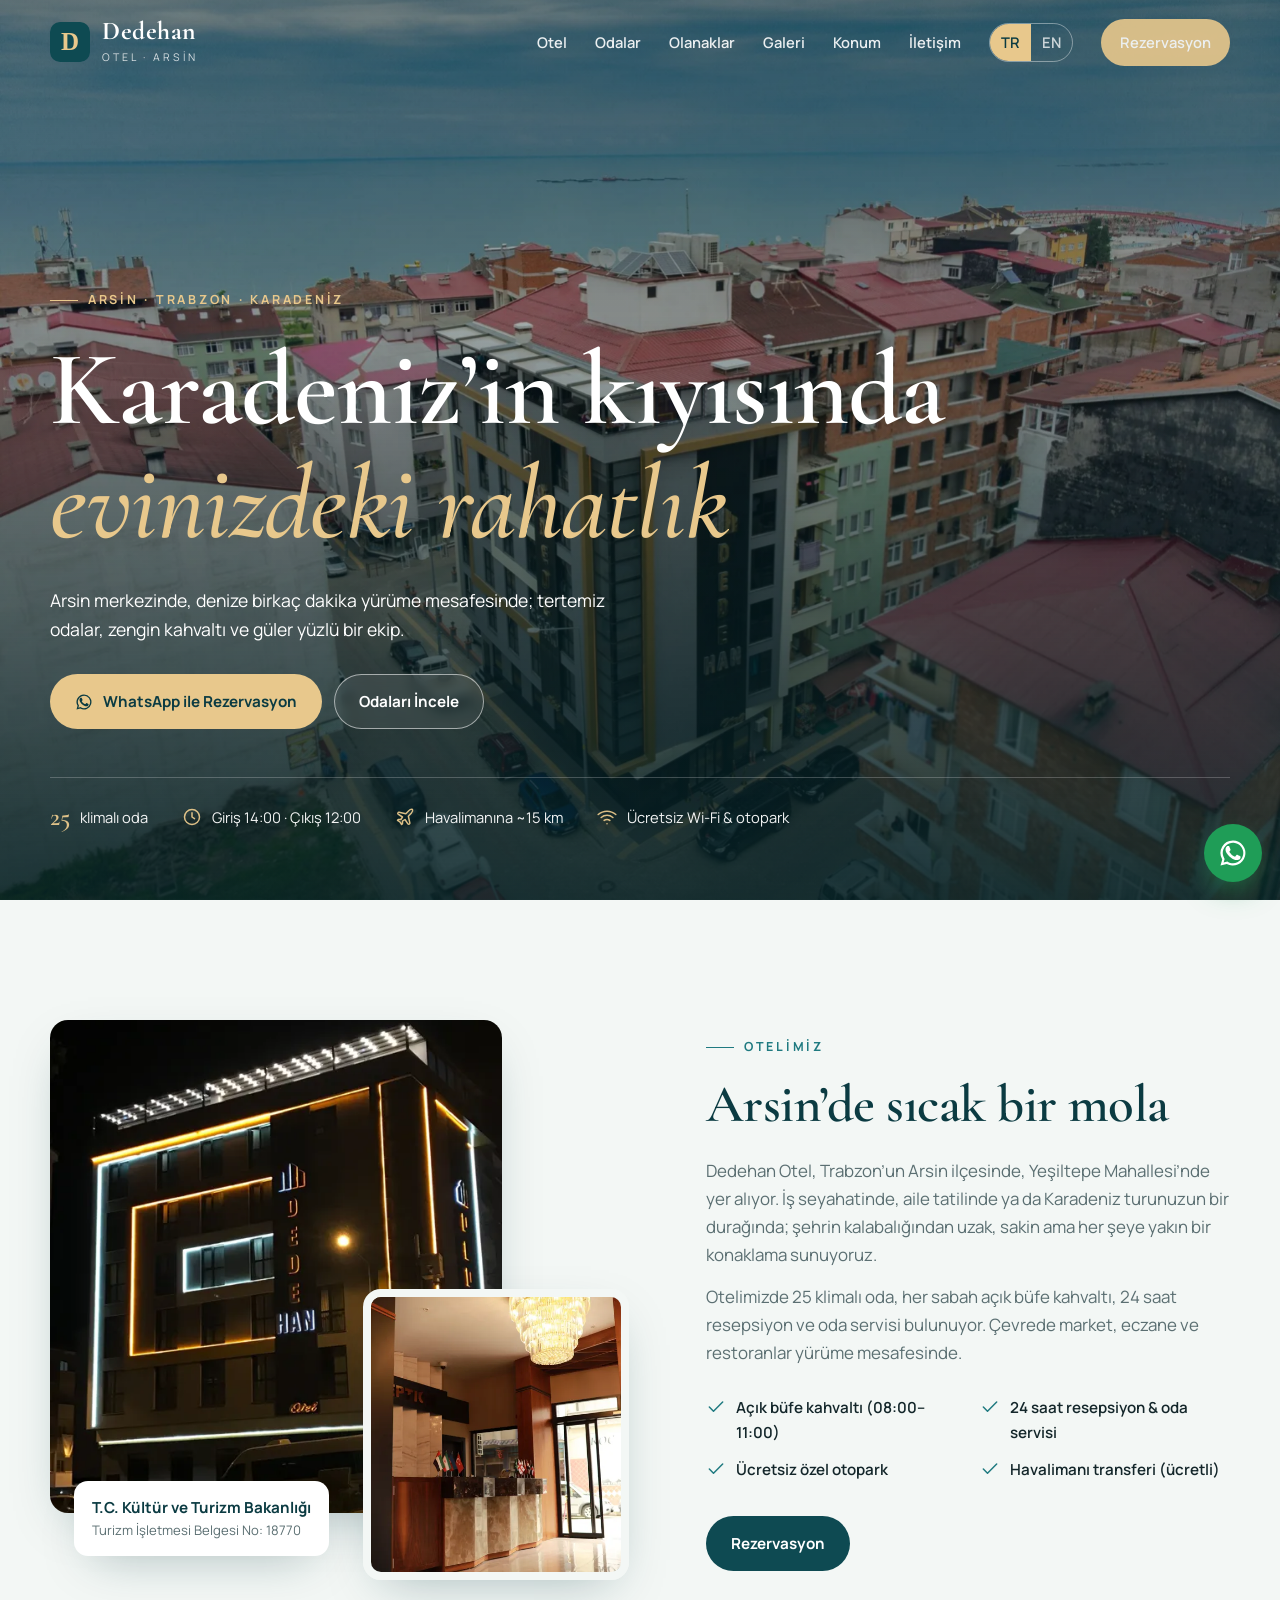
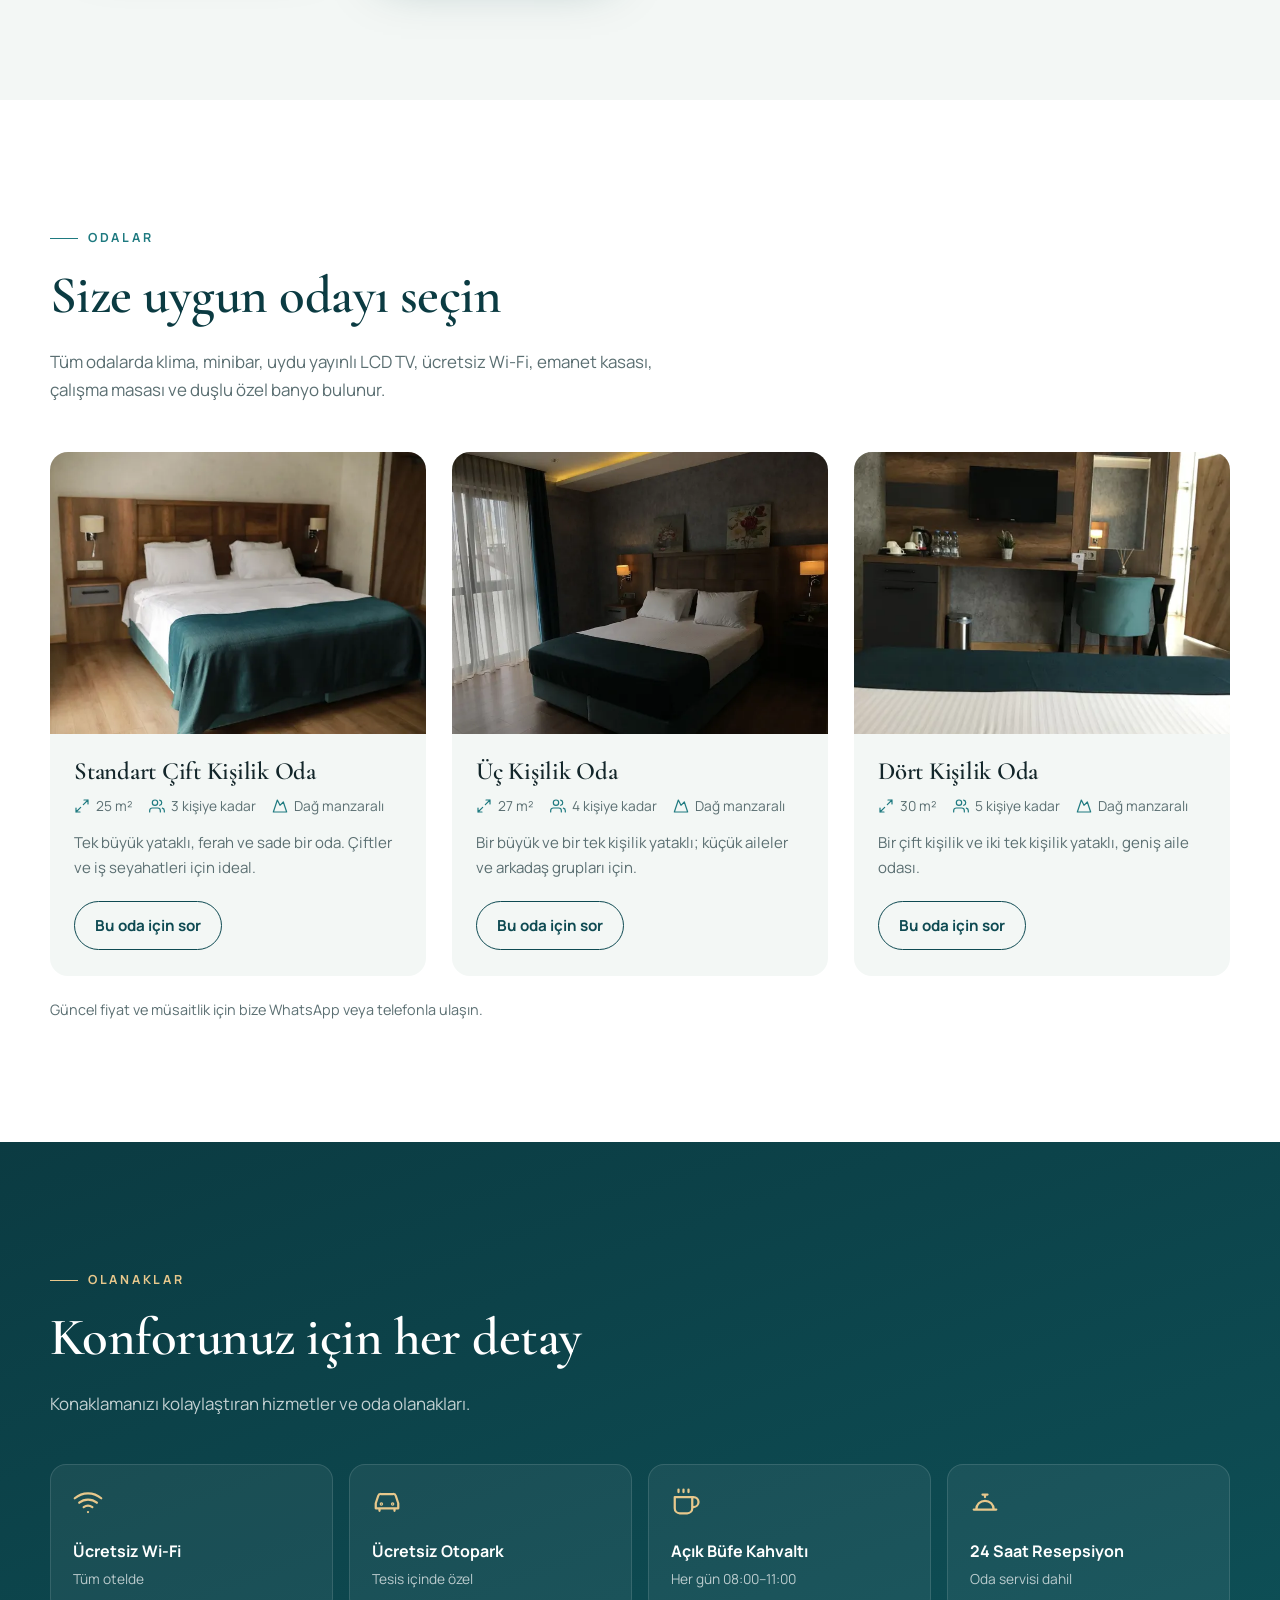
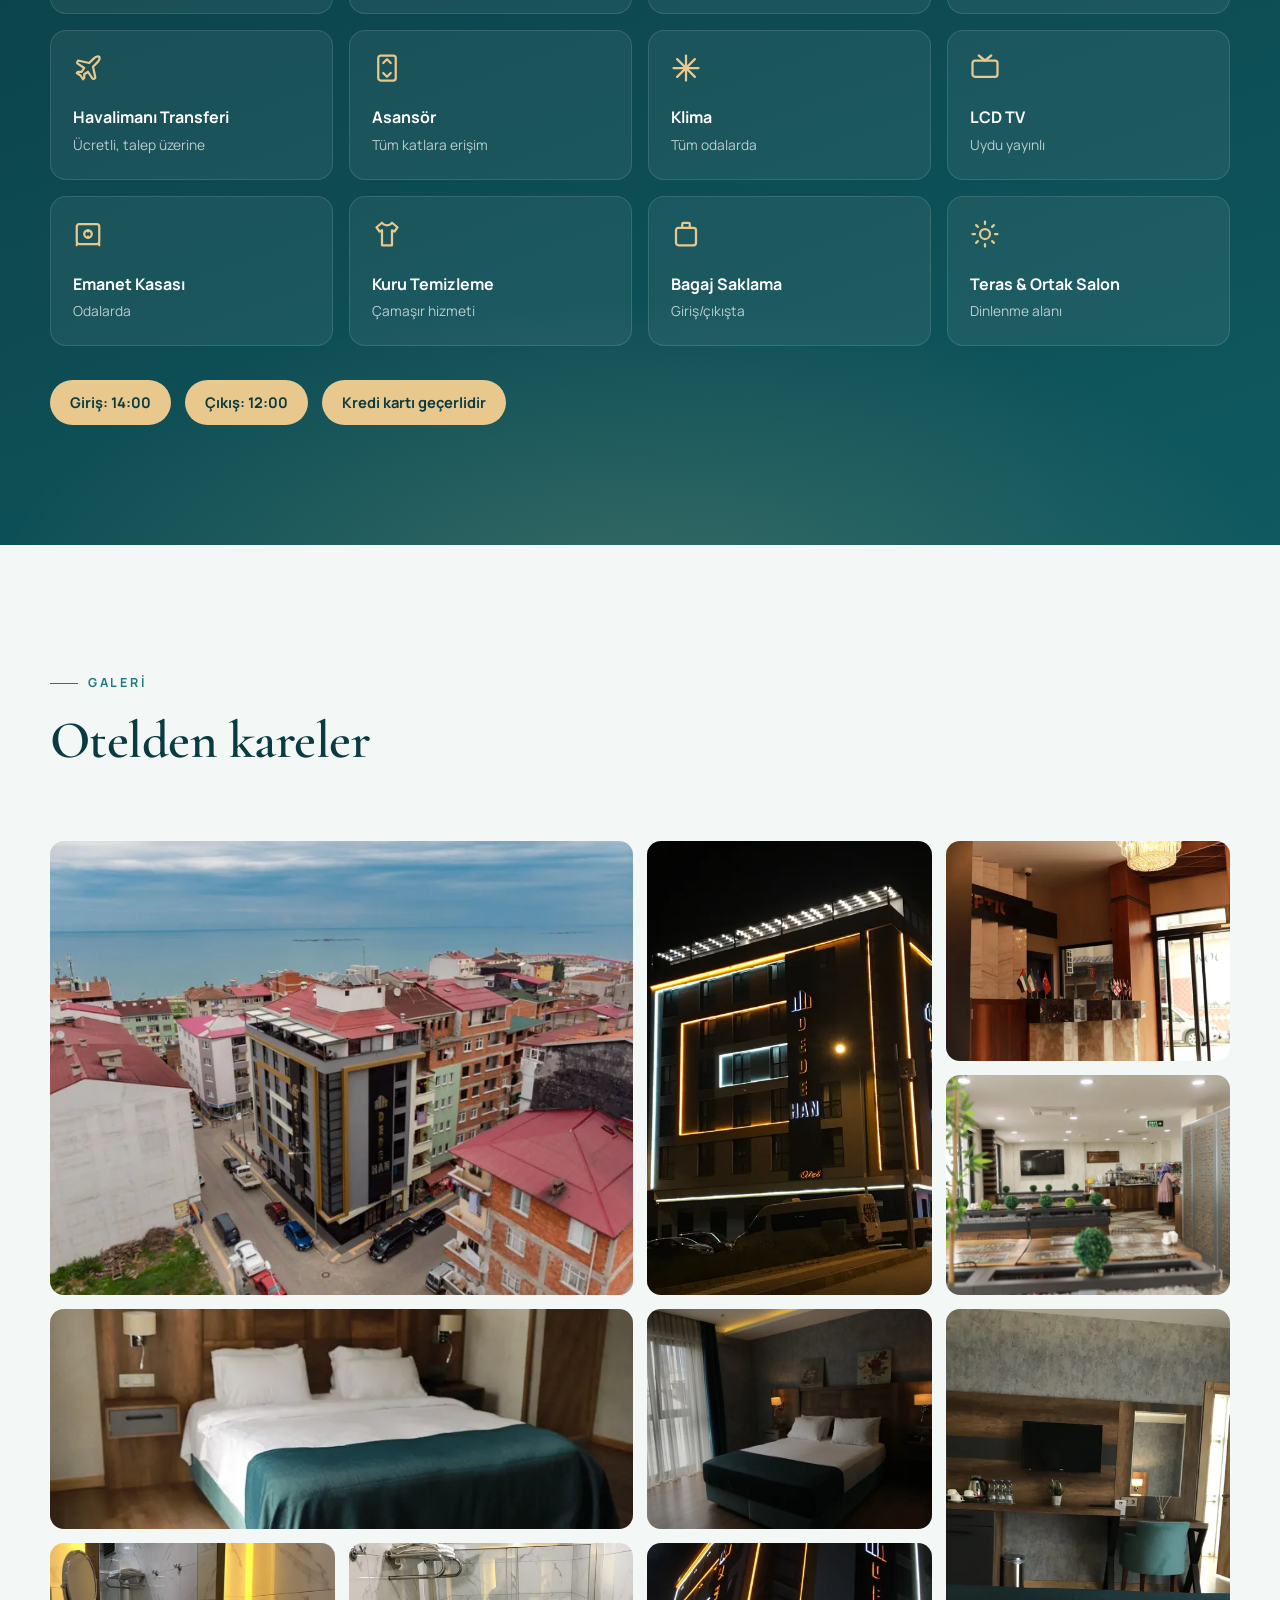
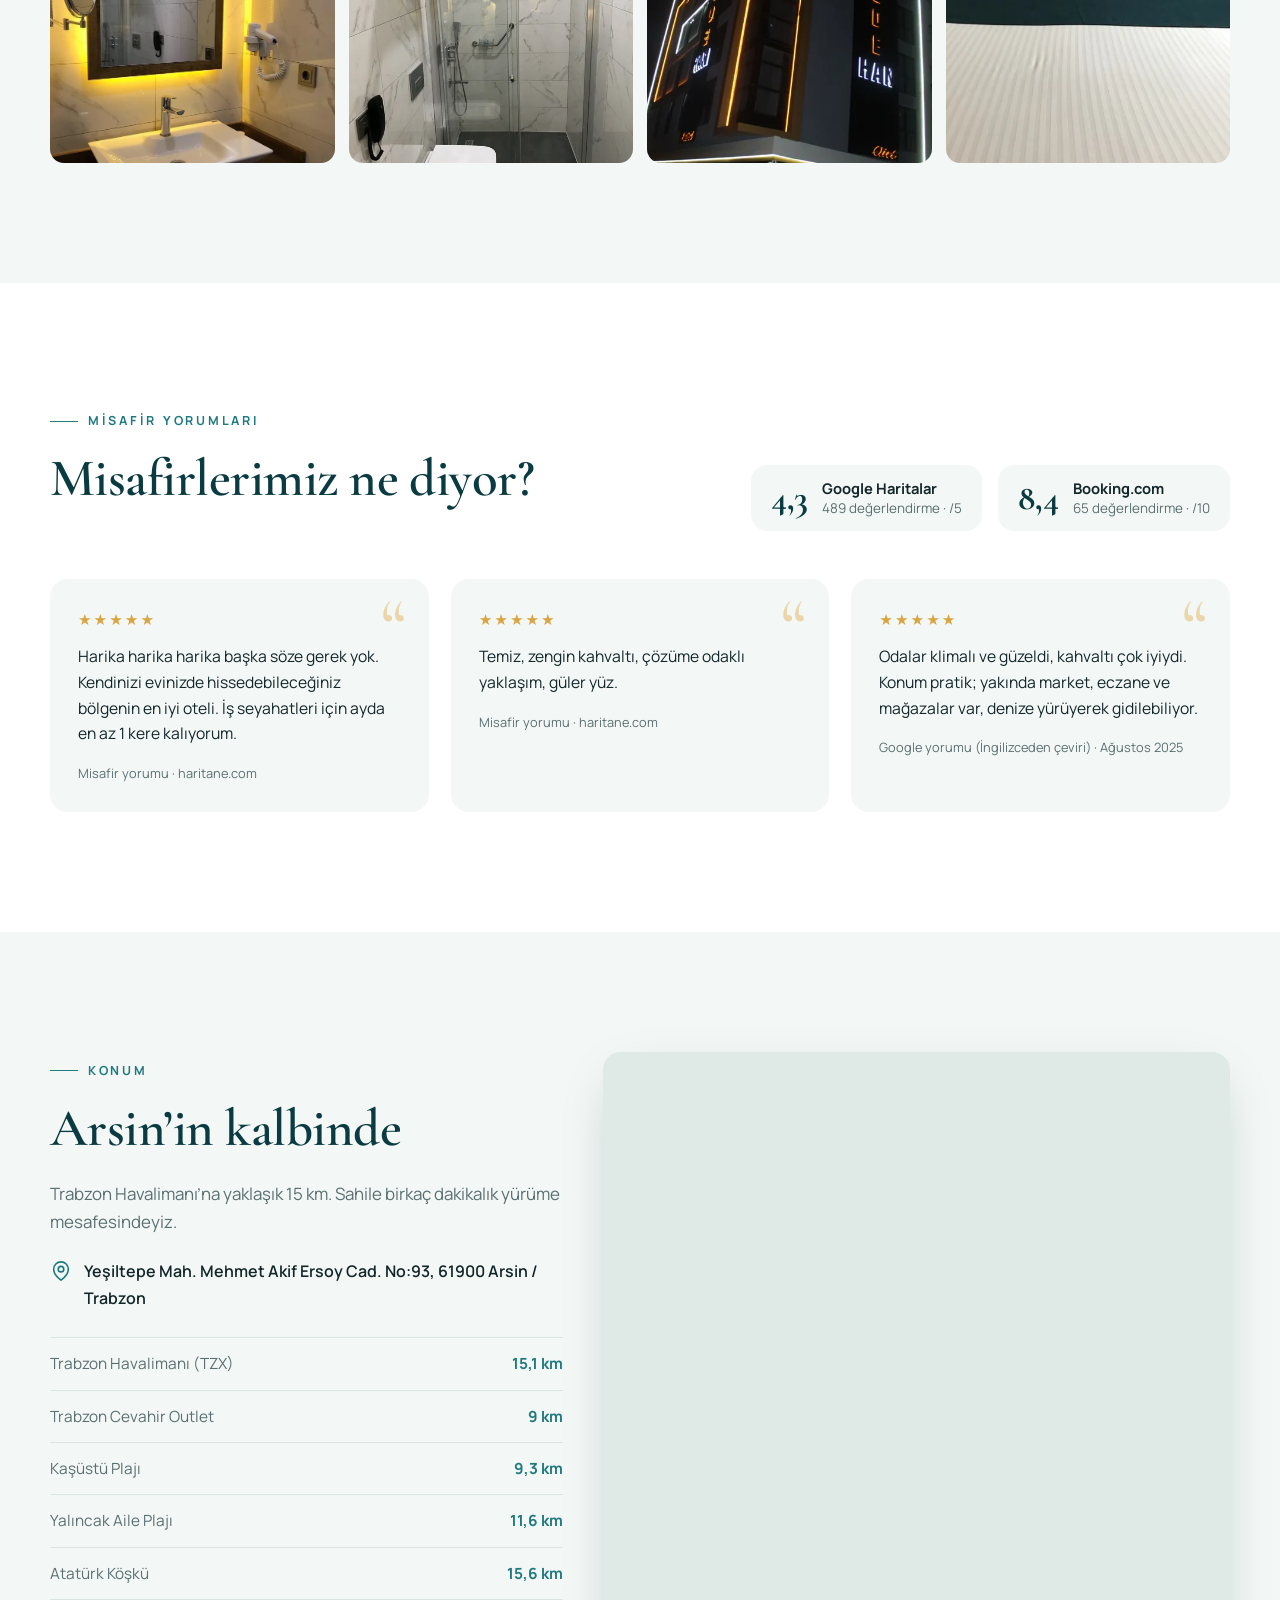
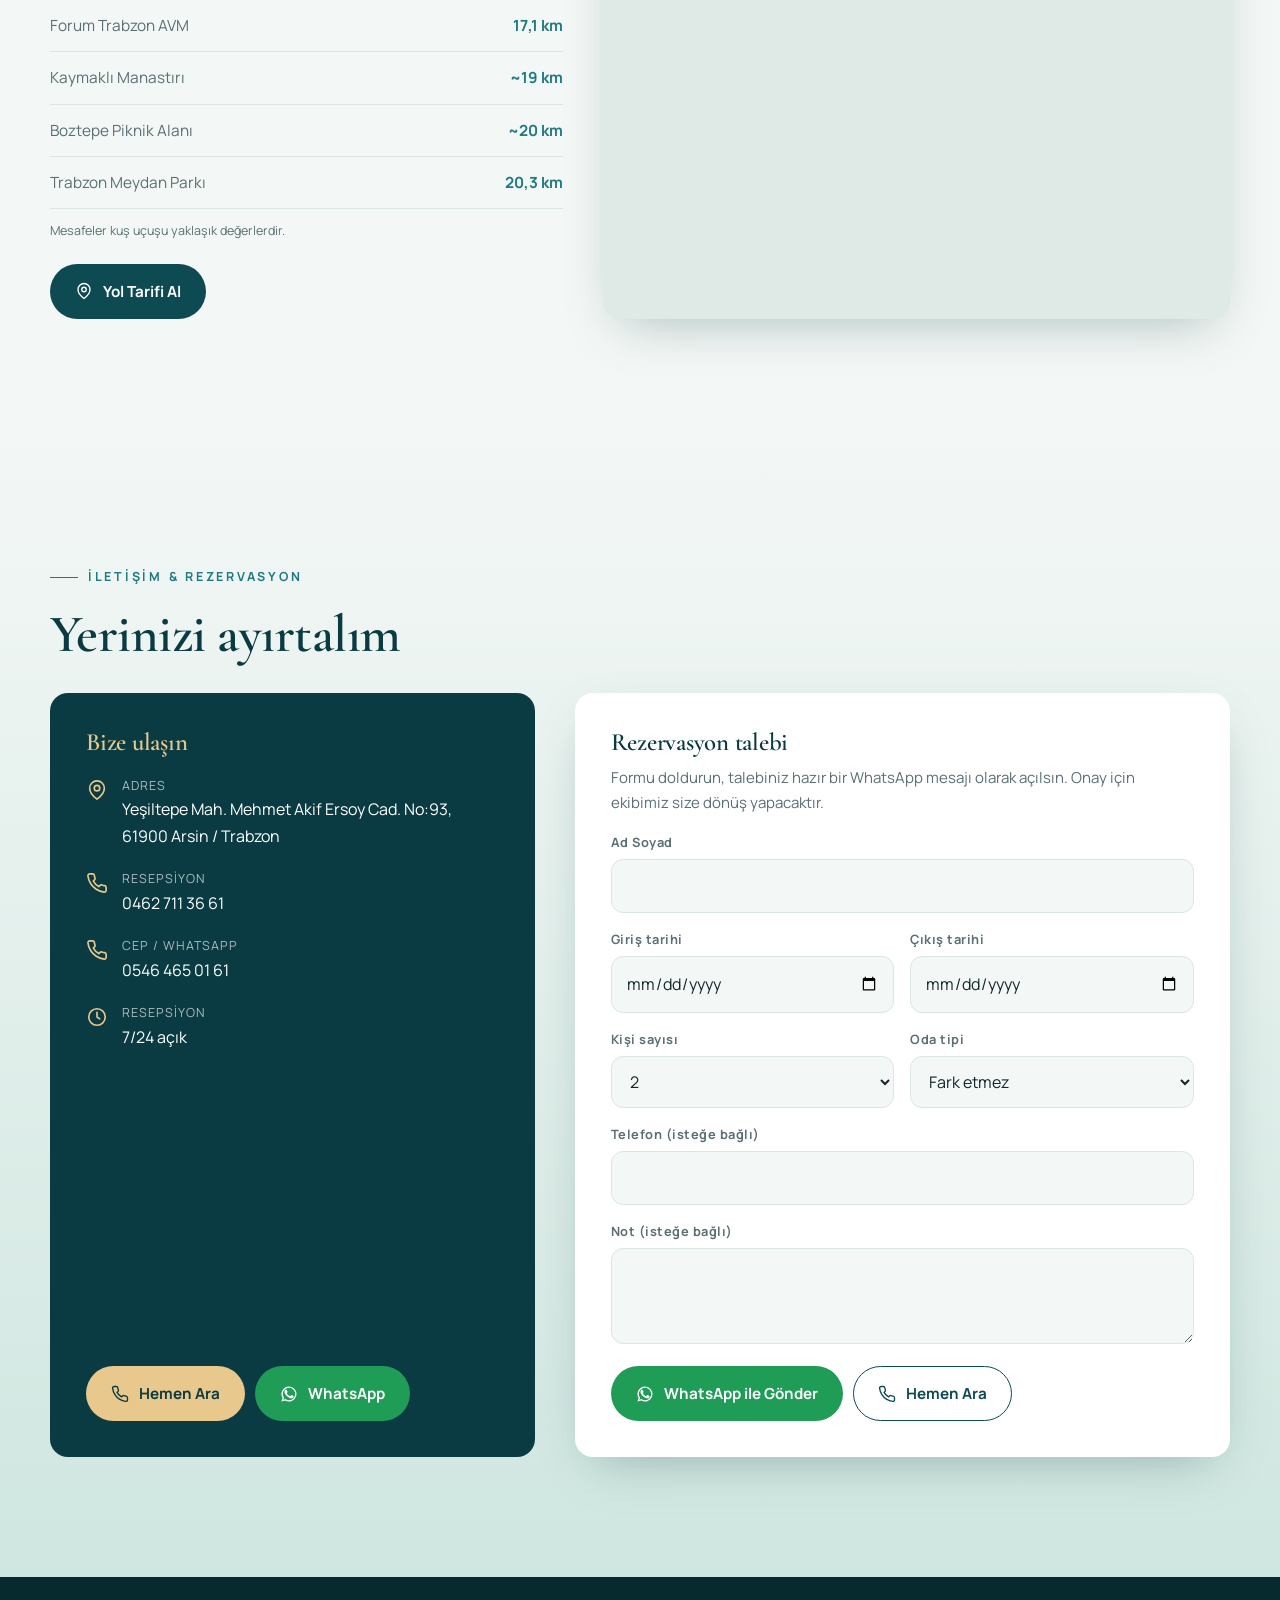
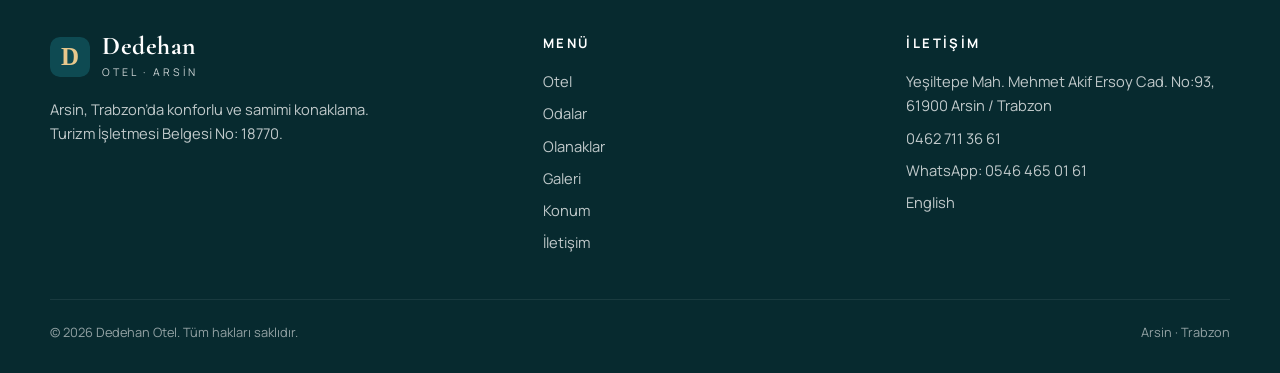
<file: index.html>
<!doctype html>
<html lang="tr">
<head>
<meta charset="utf-8">
<meta name="viewport" content="width=device-width,initial-scale=1,viewport-fit=cover">
<title>Dedehan Otel | Arsin, Trabzon – Deniz Kenarında Konforlu Konaklama</title>
<meta name="description" content="Dedehan Otel, Trabzon Arsin&#x27;de 25 klimalı odası, açık büfe kahvaltısı, ücretsiz otoparkı ve 24 saat resepsiyonuyla sizi bekliyor. Trabzon Havalimanı&#x27;na 15 km.">
<meta name="theme-color" content="#0b3b42">
<link rel="canonical" href="https://adilmertdev.github.io/dedehan-otel/">
<link rel="alternate" hreflang="tr" href="https://adilmertdev.github.io/dedehan-otel/">
<link rel="alternate" hreflang="en" href="https://adilmertdev.github.io/dedehan-otel/en/">
<link rel="alternate" hreflang="x-default" href="https://adilmertdev.github.io/dedehan-otel/">
<meta property="og:type" content="website">
<meta property="og:site_name" content="Dedehan Otel">
<meta property="og:title" content="Dedehan Otel | Arsin, Trabzon – Deniz Kenarında Konforlu Konaklama">
<meta property="og:description" content="Dedehan Otel, Trabzon Arsin&#x27;de 25 klimalı odası, açık büfe kahvaltısı, ücretsiz otoparkı ve 24 saat resepsiyonuyla sizi bekliyor. Trabzon Havalimanı&#x27;na 15 km.">
<meta property="og:url" content="https://adilmertdev.github.io/dedehan-otel/">
<meta property="og:image" content="https://adilmertdev.github.io/dedehan-otel/assets/og.jpg">
<meta property="og:locale" content="tr_TR">
<meta name="twitter:card" content="summary_large_image">
<link rel="icon" href="assets/favicon.svg" type="image/svg+xml">
<link rel="icon" href="assets/favicon-32.png" sizes="32x32">
<link rel="apple-touch-icon" href="assets/apple-touch-icon.png">
<link rel="preconnect" href="https://fonts.googleapis.com">
<link rel="preconnect" href="https://fonts.gstatic.com" crossorigin>
<link href="https://fonts.googleapis.com/css2?family=Cormorant+Garamond:ital,wght@0,500;0,600;0,700;1,500&family=Manrope:wght@400;600;700&display=swap" rel="stylesheet">
<link rel="preload" as="image" href="assets/img/havadan-deniz.webp">
<link rel="stylesheet" href="css/style.css">
<script type="application/ld+json">{"@context": "https://schema.org", "@type": "Hotel", "name": "Dedehan Otel", "alternateName": "Dedehan Hotel", "url": "https://adilmertdev.github.io/dedehan-otel/", "image": ["https://adilmertdev.github.io/dedehan-otel/assets/img/havadan-deniz.webp", "https://adilmertdev.github.io/dedehan-otel/assets/img/dis-cephe-gece.webp"], "description": "Dedehan Otel, Trabzon Arsin'de 25 klimalı odası, açık büfe kahvaltısı, ücretsiz otoparkı ve 24 saat resepsiyonuyla sizi bekliyor. Trabzon Havalimanı'na 15 km.", "telephone": "+904627113661", "address": {"@type": "PostalAddress", "streetAddress": "Yeşiltepe Mah. Mehmet Akif Ersoy Cad. No:93", "addressLocality": "Arsin", "addressRegion": "Trabzon", "postalCode": "61900", "addressCountry": "TR"}, "geo": {"@type": "GeoCoordinates", "latitude": 40.953379, "longitude": 39.935476}, "checkinTime": "14:00", "checkoutTime": "12:00", "numberOfRooms": 25, "amenityFeature": [{"@type": "LocationFeatureSpecification", "name": "Free WiFi", "value": true}, {"@type": "LocationFeatureSpecification", "name": "Free parking", "value": true}, {"@type": "LocationFeatureSpecification", "name": "24-hour front desk", "value": true}, {"@type": "LocationFeatureSpecification", "name": "Room service", "value": true}, {"@type": "LocationFeatureSpecification", "name": "Airport shuttle", "value": true}, {"@type": "LocationFeatureSpecification", "name": "Elevator", "value": true}, {"@type": "LocationFeatureSpecification", "name": "Air conditioning", "value": true}, {"@type": "LocationFeatureSpecification", "name": "Breakfast", "value": true}], "aggregateRating": {"@type": "AggregateRating", "ratingValue": 4.3, "bestRating": 5, "reviewCount": 489}}</script>
</head>
<body>
<header class="hdr"><div class="wrap">
<a class="brand" href="#top"><img src="assets/favicon.svg" alt="" width="40" height="40"><span><b>Dedehan</b><small>Otel · Arsin</small></span></a>
<nav class="nav" aria-label="Menü"><a href="#hakkimizda">Otel</a><a href="#odalar">Odalar</a><a href="#olanaklar">Olanaklar</a><a href="#galeri">Galeri</a><a href="#konum">Konum</a><a href="#iletisim">İletişim</a><span class="lang"><a href="./" class="on" hreflang="tr" lang="tr">TR</a><a href="en/" class="" hreflang="en" lang="en">EN</a></span><a class="btn btn-sand" href="#iletisim">Rezervasyon</a></nav>
<button class="burger" aria-label="Menü" aria-expanded="false"><span></span></button>
</div></header>
<main id="top">
<section class="hero">
<div class="hero-bg"><img src="assets/img/havadan-deniz.webp" alt="Otel ve Karadeniz manzarası" fetchpriority="high"></div>
<div class="wrap">
<span class="eyebrow rv">Arsin · Trabzon · Karadeniz</span>
<h1 class="rv d1">Karadeniz’in kıyısında<br><em>evinizdeki rahatlık</em></h1>
<p class="rv d2">Arsin merkezinde, denize birkaç dakika yürüme mesafesinde; tertemiz odalar, zengin kahvaltı ve güler yüzlü bir ekip.</p>
<div class="hero-cta rv d3"><a class="btn btn-sand" href="https://wa.me/905464650161" target="_blank" rel="noopener"><svg viewBox="0 0 24 24" fill="currentColor" aria-hidden="true"><path d="M17.5 14.4c-.3-.1-1.8-.9-2-1-.3-.1-.5-.1-.7.1-.2.3-.8 1-.9 1.2-.2.2-.3.2-.6.1-.3-.1-1.3-.5-2.4-1.5-.9-.8-1.5-1.8-1.7-2.1-.2-.3 0-.5.1-.6l.4-.5c.2-.2.2-.3.3-.5.1-.2 0-.4 0-.5l-.9-2.2c-.2-.6-.5-.5-.7-.5h-.6c-.2 0-.5.1-.8.4-.3.3-1 1-1 2.5s1.1 2.9 1.2 3.1c.1.2 2.1 3.2 5.1 4.5.7.3 1.3.5 1.7.6.7.2 1.4.2 1.9.1.6-.1 1.8-.7 2-1.4.2-.7.2-1.3.2-1.4-.1-.1-.3-.2-.6-.3zM12 2a10 10 0 0 0-8.6 15.1L2 22l5-1.3A10 10 0 1 0 12 2zm0 18.2c-1.5 0-3-.4-4.2-1.2l-.3-.2-3 .8.8-2.9-.2-.3A8.2 8.2 0 1 1 12 20.2z"/></svg>WhatsApp ile Rezervasyon</a><a class="btn btn-ghost" href="#odalar">Odaları İncele</a></div>
<div class="hero-facts rv d3"><div><b>25</b>klimalı oda</div><div><svg viewBox="0 0 24 24" fill="none" stroke="currentColor" stroke-width="1.8" stroke-linecap="round" stroke-linejoin="round" aria-hidden="true"><circle cx="12" cy="12" r="9"/><path d="M12 7v5l3 2"/></svg>Giriş 14:00 · Çıkış 12:00</div><div><svg viewBox="0 0 24 24" fill="none" stroke="currentColor" stroke-width="1.8" stroke-linecap="round" stroke-linejoin="round" aria-hidden="true"><path d="M17.8 19.2 16 11l3.5-3.5C21 6 21.5 4 21 3c-1-.5-3 0-4.5 1.5L13 8 4.8 6.2c-.5-.1-.9.1-1.1.5l-.3.5c-.2.5-.1 1 .3 1.3L9 12l-2 3H4l-1 1 3 2 2 3 1-1v-3l3-2 3.5 5.3c.3.4.8.5 1.3.3l.5-.2c.4-.3.6-.7.5-1.2z"/></svg>Havalimanına ~15 km</div><div><svg viewBox="0 0 24 24" fill="none" stroke="currentColor" stroke-width="1.8" stroke-linecap="round" stroke-linejoin="round" aria-hidden="true"><path d="M5 12.55a11 11 0 0 1 14.08 0M1.42 9a16 16 0 0 1 21.16 0M8.53 16.11a6 6 0 0 1 6.95 0M12 20h.01"/></svg>Ücretsiz Wi‑Fi & otopark</div></div>
</div>
</section>

<section id="hakkimizda"><div class="wrap about-grid">
<div class="about-media rv"><img class="a1" src="assets/img/dis-cephe-gece-sm.webp" alt="Otel cephesi – gece" loading="lazy"><img class="a2" src="assets/img/lobi-sm.webp" alt="Lobi ve resepsiyon" loading="lazy"><div class="badge-cert"><b>T.C. Kültür ve Turizm Bakanlığı</b>Turizm İşletmesi Belgesi No: 18770</div></div>
<div><span class="eyebrow rv">Otelimiz</span><h2 class="rv d1">Arsin’de sıcak bir mola</h2><p class="lead rv d2">Dedehan Otel, Trabzon’un Arsin ilçesinde, Yeşiltepe Mahallesi’nde yer alıyor. İş seyahatinde, aile tatilinde ya da Karadeniz turunuzun bir durağında; şehrin kalabalığından uzak, sakin ama her şeye yakın bir konaklama sunuyoruz.</p><p class="lead rv d2" style="margin-top:14px">Otelimizde 25 klimalı oda, her sabah açık büfe kahvaltı, 24 saat resepsiyon ve oda servisi bulunuyor. Çevrede market, eczane ve restoranlar yürüme mesafesinde.</p>
<ul class="ticks rv d3"><li><svg viewBox="0 0 24 24" fill="none" stroke="currentColor" stroke-width="1.8" stroke-linecap="round" stroke-linejoin="round" aria-hidden="true"><path d="M20 6 9 17l-5-5"/></svg>Açık büfe kahvaltı (08:00–11:00)</li><li><svg viewBox="0 0 24 24" fill="none" stroke="currentColor" stroke-width="1.8" stroke-linecap="round" stroke-linejoin="round" aria-hidden="true"><path d="M20 6 9 17l-5-5"/></svg>24 saat resepsiyon & oda servisi</li><li><svg viewBox="0 0 24 24" fill="none" stroke="currentColor" stroke-width="1.8" stroke-linecap="round" stroke-linejoin="round" aria-hidden="true"><path d="M20 6 9 17l-5-5"/></svg>Ücretsiz özel otopark</li><li><svg viewBox="0 0 24 24" fill="none" stroke="currentColor" stroke-width="1.8" stroke-linecap="round" stroke-linejoin="round" aria-hidden="true"><path d="M20 6 9 17l-5-5"/></svg>Havalimanı transferi (ücretli)</li></ul>
<a class="btn btn-teal rv d3" href="#iletisim">Rezervasyon</a></div>
</div></section>

<section id="odalar" class="rooms"><div class="wrap">
<div class="sec-head"><div><span class="eyebrow rv">Odalar</span><h2 class="rv d1">Size uygun odayı seçin</h2><p class="lead rv d2">Tüm odalarda klima, minibar, uydu yayınlı LCD TV, ücretsiz Wi‑Fi, emanet kasası, çalışma masası ve duşlu özel banyo bulunur.</p></div></div>
<div class="room-grid"><article class="room rv d0"><div class="room-img"><img src="assets/img/oda-1-sm.webp" alt="Standart Çift Kişilik Oda" loading="lazy" width="720" height="540"></div><div class="room-body"><h3>Standart Çift Kişilik Oda</h3><div class="room-meta"><span><svg viewBox="0 0 24 24" fill="none" stroke="currentColor" stroke-width="1.8" stroke-linecap="round" stroke-linejoin="round" aria-hidden="true"><path d="M15 3h6v6M9 21H3v-6M21 3l-7 7M3 21l7-7"/></svg>25 m²</span><span><svg viewBox="0 0 24 24" fill="none" stroke="currentColor" stroke-width="1.8" stroke-linecap="round" stroke-linejoin="round" aria-hidden="true"><path d="M17 21v-2a4 4 0 0 0-4-4H5a4 4 0 0 0-4 4v2"/><circle cx="9" cy="7" r="4"/><path d="M23 21v-2a4 4 0 0 0-3-3.9M16 3.1a4 4 0 0 1 0 7.8"/></svg>3 kişiye kadar</span><span><svg viewBox="0 0 24 24" fill="none" stroke="currentColor" stroke-width="1.8" stroke-linecap="round" stroke-linejoin="round" aria-hidden="true"><path d="m8 3 4 8 5-5 5 15H2z"/></svg>Dağ manzaralı</span></div><p>Tek büyük yataklı, ferah ve sade bir oda. Çiftler ve iş seyahatleri için ideal.</p><a class="btn btn-line" href="#iletisim" data-room="Standart Çift Kişilik Oda">Bu oda için sor</a></div></article><article class="room rv d1"><div class="room-img"><img src="assets/img/oda-2-sm.webp" alt="Üç Kişilik Oda" loading="lazy" width="720" height="540"></div><div class="room-body"><h3>Üç Kişilik Oda</h3><div class="room-meta"><span><svg viewBox="0 0 24 24" fill="none" stroke="currentColor" stroke-width="1.8" stroke-linecap="round" stroke-linejoin="round" aria-hidden="true"><path d="M15 3h6v6M9 21H3v-6M21 3l-7 7M3 21l7-7"/></svg>27 m²</span><span><svg viewBox="0 0 24 24" fill="none" stroke="currentColor" stroke-width="1.8" stroke-linecap="round" stroke-linejoin="round" aria-hidden="true"><path d="M17 21v-2a4 4 0 0 0-4-4H5a4 4 0 0 0-4 4v2"/><circle cx="9" cy="7" r="4"/><path d="M23 21v-2a4 4 0 0 0-3-3.9M16 3.1a4 4 0 0 1 0 7.8"/></svg>4 kişiye kadar</span><span><svg viewBox="0 0 24 24" fill="none" stroke="currentColor" stroke-width="1.8" stroke-linecap="round" stroke-linejoin="round" aria-hidden="true"><path d="m8 3 4 8 5-5 5 15H2z"/></svg>Dağ manzaralı</span></div><p>Bir büyük ve bir tek kişilik yataklı; küçük aileler ve arkadaş grupları için.</p><a class="btn btn-line" href="#iletisim" data-room="Üç Kişilik Oda">Bu oda için sor</a></div></article><article class="room rv d2"><div class="room-img"><img src="assets/img/oda-calisma-sm.webp" alt="Dört Kişilik Oda" loading="lazy" width="720" height="540"></div><div class="room-body"><h3>Dört Kişilik Oda</h3><div class="room-meta"><span><svg viewBox="0 0 24 24" fill="none" stroke="currentColor" stroke-width="1.8" stroke-linecap="round" stroke-linejoin="round" aria-hidden="true"><path d="M15 3h6v6M9 21H3v-6M21 3l-7 7M3 21l7-7"/></svg>30 m²</span><span><svg viewBox="0 0 24 24" fill="none" stroke="currentColor" stroke-width="1.8" stroke-linecap="round" stroke-linejoin="round" aria-hidden="true"><path d="M17 21v-2a4 4 0 0 0-4-4H5a4 4 0 0 0-4 4v2"/><circle cx="9" cy="7" r="4"/><path d="M23 21v-2a4 4 0 0 0-3-3.9M16 3.1a4 4 0 0 1 0 7.8"/></svg>5 kişiye kadar</span><span><svg viewBox="0 0 24 24" fill="none" stroke="currentColor" stroke-width="1.8" stroke-linecap="round" stroke-linejoin="round" aria-hidden="true"><path d="m8 3 4 8 5-5 5 15H2z"/></svg>Dağ manzaralı</span></div><p>Bir çift kişilik ve iki tek kişilik yataklı, geniş aile odası.</p><a class="btn btn-line" href="#iletisim" data-room="Dört Kişilik Oda">Bu oda için sor</a></div></article></div>
<p class="room-note rv">Güncel fiyat ve müsaitlik için bize WhatsApp veya telefonla ulaşın.</p>
</div></section>

<section id="olanaklar" class="amen"><div class="wrap">
<span class="eyebrow rv">Olanaklar</span><h2 class="rv d1">Konforunuz için her detay</h2><p class="lead rv d2">Konaklamanızı kolaylaştıran hizmetler ve oda olanakları.</p>
<div class="amen-grid"><div class="am rv d0"><svg viewBox="0 0 24 24" fill="none" stroke="currentColor" stroke-width="1.8" stroke-linecap="round" stroke-linejoin="round" aria-hidden="true"><path d="M5 12.55a11 11 0 0 1 14.08 0M1.42 9a16 16 0 0 1 21.16 0M8.53 16.11a6 6 0 0 1 6.95 0M12 20h.01"/></svg><b>Ücretsiz Wi‑Fi</b><span>Tüm otelde</span></div><div class="am rv d1"><svg viewBox="0 0 24 24" fill="none" stroke="currentColor" stroke-width="1.8" stroke-linecap="round" stroke-linejoin="round" aria-hidden="true"><path d="M5 17h14M6 17v2M18 17v2M3 13l2-6a2 2 0 0 1 2-1.4h10A2 2 0 0 1 19 7l2 6v4H3z"/><circle cx="7.5" cy="13.5" r=".5"/><circle cx="16.5" cy="13.5" r=".5"/></svg><b>Ücretsiz Otopark</b><span>Tesis içinde özel</span></div><div class="am rv d2"><svg viewBox="0 0 24 24" fill="none" stroke="currentColor" stroke-width="1.8" stroke-linecap="round" stroke-linejoin="round" aria-hidden="true"><path d="M17 8h1a4 4 0 0 1 0 8h-1M3 8h14v9a4 4 0 0 1-4 4H7a4 4 0 0 1-4-4z"/><path d="M6 2v2M10 2v2M14 2v2"/></svg><b>Açık Büfe Kahvaltı</b><span>Her gün 08:00–11:00</span></div><div class="am rv d3"><svg viewBox="0 0 24 24" fill="none" stroke="currentColor" stroke-width="1.8" stroke-linecap="round" stroke-linejoin="round" aria-hidden="true"><path d="M3 18h18M5 18a7 7 0 0 1 14 0M12 8V6M10 6h4"/></svg><b>24 Saat Resepsiyon</b><span>Oda servisi dahil</span></div><div class="am rv d0"><svg viewBox="0 0 24 24" fill="none" stroke="currentColor" stroke-width="1.8" stroke-linecap="round" stroke-linejoin="round" aria-hidden="true"><path d="M17.8 19.2 16 11l3.5-3.5C21 6 21.5 4 21 3c-1-.5-3 0-4.5 1.5L13 8 4.8 6.2c-.5-.1-.9.1-1.1.5l-.3.5c-.2.5-.1 1 .3 1.3L9 12l-2 3H4l-1 1 3 2 2 3 1-1v-3l3-2 3.5 5.3c.3.4.8.5 1.3.3l.5-.2c.4-.3.6-.7.5-1.2z"/></svg><b>Havalimanı Transferi</b><span>Ücretli, talep üzerine</span></div><div class="am rv d1"><svg viewBox="0 0 24 24" fill="none" stroke="currentColor" stroke-width="1.8" stroke-linecap="round" stroke-linejoin="round" aria-hidden="true"><rect x="5" y="2" width="14" height="20" rx="2"/><path d="m9 8 3-3 3 3M9 16l3 3 3-3"/></svg><b>Asansör</b><span>Tüm katlara erişim</span></div><div class="am rv d2"><svg viewBox="0 0 24 24" fill="none" stroke="currentColor" stroke-width="1.8" stroke-linecap="round" stroke-linejoin="round" aria-hidden="true"><path d="M12 2v20M4.9 4.9l14.2 14.2M2 12h20M4.9 19.1 19.1 4.9"/></svg><b>Klima</b><span>Tüm odalarda</span></div><div class="am rv d3"><svg viewBox="0 0 24 24" fill="none" stroke="currentColor" stroke-width="1.8" stroke-linecap="round" stroke-linejoin="round" aria-hidden="true"><rect x="2" y="6" width="20" height="13" rx="2"/><path d="m17 2-5 4-5-4"/></svg><b>LCD TV</b><span>Uydu yayınlı</span></div><div class="am rv d0"><svg viewBox="0 0 24 24" fill="none" stroke="currentColor" stroke-width="1.8" stroke-linecap="round" stroke-linejoin="round" aria-hidden="true"><rect x="3" y="4" width="18" height="16" rx="2"/><circle cx="12" cy="12" r="3"/><path d="M12 9v1M12 14v1M3 20v1M21 20v1"/></svg><b>Emanet Kasası</b><span>Odalarda</span></div><div class="am rv d1"><svg viewBox="0 0 24 24" fill="none" stroke="currentColor" stroke-width="1.8" stroke-linecap="round" stroke-linejoin="round" aria-hidden="true"><path d="M20.4 6.6 16 3c-.8 1.2-2.3 2-4 2s-3.2-.8-4-2L3.6 6.6 6 10l2-1v12h8V9l2 1z"/></svg><b>Kuru Temizleme</b><span>Çamaşır hizmeti</span></div><div class="am rv d2"><svg viewBox="0 0 24 24" fill="none" stroke="currentColor" stroke-width="1.8" stroke-linecap="round" stroke-linejoin="round" aria-hidden="true"><rect x="4" y="7" width="16" height="14" rx="2"/><path d="M9 7V4a1 1 0 0 1 1-1h4a1 1 0 0 1 1 1v3"/></svg><b>Bagaj Saklama</b><span>Giriş/çıkışta</span></div><div class="am rv d3"><svg viewBox="0 0 24 24" fill="none" stroke="currentColor" stroke-width="1.8" stroke-linecap="round" stroke-linejoin="round" aria-hidden="true"><circle cx="12" cy="12" r="4"/><path d="M12 2v2M12 20v2M4.9 4.9l1.4 1.4M17.7 17.7l1.4 1.4M2 12h2M20 12h2M4.9 19.1l1.4-1.4M17.7 6.3l1.4-1.4"/></svg><b>Teras & Ortak Salon</b><span>Dinlenme alanı</span></div></div>
<div class="policy rv"><div>Giriş: 14:00</div><div>Çıkış: 12:00</div><div>Kredi kartı geçerlidir</div></div>
</div></section>

<section id="galeri"><div class="wrap">
<div class="sec-head"><div><span class="eyebrow rv">Galeri</span><h2 class="rv d1">Otelden kareler</h2></div></div>
<div class="gal"><button class="w2 h2 rv" data-full="assets/img/havadan-deniz.webp" data-cap="Otel ve Karadeniz manzarası" aria-label="Otel ve Karadeniz manzarası"><img src="assets/img/havadan-deniz-sm.webp" alt="Otel ve Karadeniz manzarası" loading="lazy"><figcaption>Otel ve Karadeniz manzarası</figcaption></button><button class="h2 rv" data-full="assets/img/dis-cephe-gece.webp" data-cap="Otel cephesi – gece" aria-label="Otel cephesi – gece"><img src="assets/img/dis-cephe-gece-sm.webp" alt="Otel cephesi – gece" loading="lazy"><figcaption>Otel cephesi – gece</figcaption></button><button class=" rv" data-full="assets/img/lobi.webp" data-cap="Lobi ve resepsiyon" aria-label="Lobi ve resepsiyon"><img src="assets/img/lobi-sm.webp" alt="Lobi ve resepsiyon" loading="lazy"><figcaption>Lobi ve resepsiyon</figcaption></button><button class=" rv" data-full="assets/img/kahvalti.webp" data-cap="Kahvaltı salonu" aria-label="Kahvaltı salonu"><img src="assets/img/kahvalti-sm.webp" alt="Kahvaltı salonu" loading="lazy"><figcaption>Kahvaltı salonu</figcaption></button><button class="w2 rv" data-full="assets/img/oda-1.webp" data-cap="Standart oda" aria-label="Standart oda"><img src="assets/img/oda-1-sm.webp" alt="Standart oda" loading="lazy"><figcaption>Standart oda</figcaption></button><button class=" rv" data-full="assets/img/oda-2.webp" data-cap="Oda" aria-label="Oda"><img src="assets/img/oda-2-sm.webp" alt="Oda" loading="lazy"><figcaption>Oda</figcaption></button><button class="h2 rv" data-full="assets/img/oda-calisma.webp" data-cap="Oda – çalışma alanı" aria-label="Oda – çalışma alanı"><img src="assets/img/oda-calisma-sm.webp" alt="Oda – çalışma alanı" loading="lazy"><figcaption>Oda – çalışma alanı</figcaption></button><button class=" rv" data-full="assets/img/banyo.webp" data-cap="Banyo" aria-label="Banyo"><img src="assets/img/banyo-sm.webp" alt="Banyo" loading="lazy"><figcaption>Banyo</figcaption></button><button class=" rv" data-full="assets/img/dus.webp" data-cap="Duş" aria-label="Duş"><img src="assets/img/dus-sm.webp" alt="Duş" loading="lazy"><figcaption>Duş</figcaption></button><button class=" rv" data-full="assets/img/dis-cephe-yan.webp" data-cap="Otel cephesi" aria-label="Otel cephesi"><img src="assets/img/dis-cephe-yan-sm.webp" alt="Otel cephesi" loading="lazy"><figcaption>Otel cephesi</figcaption></button></div>
</div></section>

<section id="yorumlar" class="reviews"><div class="wrap">
<div class="sec-head"><div><span class="eyebrow rv">Misafir Yorumları</span><h2 class="rv d1">Misafirlerimiz ne diyor?</h2></div><div class="scores rv d2"><div class="score"><b>4,3</b><span><strong>Google Haritalar</strong>489 değerlendirme · /5</span></div><div class="score"><b>8,4</b><span><strong>Booking.com</strong>65 değerlendirme · /10</span></div></div></div>
<div class="rev-grid"><blockquote class="rev rv d0"><div class="stars" aria-label="5/5">★★★★★</div><p>Harika harika harika başka söze gerek yok. Kendinizi evinizde hissedebileceğiniz bölgenin en iyi oteli. İş seyahatleri için ayda en az 1 kere kalıyorum.</p><small>Misafir yorumu · haritane.com</small></blockquote><blockquote class="rev rv d1"><div class="stars" aria-label="5/5">★★★★★</div><p>Temiz, zengin kahvaltı, çözüme odaklı yaklaşım, güler yüz.</p><small>Misafir yorumu · haritane.com</small></blockquote><blockquote class="rev rv d2"><div class="stars" aria-label="5/5">★★★★★</div><p>Odalar klimalı ve güzeldi, kahvaltı çok iyiydi. Konum pratik; yakında market, eczane ve mağazalar var, denize yürüyerek gidilebiliyor.</p><small>Google yorumu (İngilizceden çeviri) · Ağustos 2025</small></blockquote></div>
</div></section>

<section id="konum"><div class="wrap loc-grid">
<div><span class="eyebrow rv">Konum</span><h2 class="rv d1">Arsin’in kalbinde</h2><p class="lead rv d2">Trabzon Havalimanı’na yaklaşık 15 km. Sahile birkaç dakikalık yürüme mesafesindeyiz.</p>
<div class="addr rv"><svg viewBox="0 0 24 24" fill="none" stroke="currentColor" stroke-width="1.8" stroke-linecap="round" stroke-linejoin="round" aria-hidden="true"><path d="M20 10c0 6-8 12-8 12s-8-6-8-12a8 8 0 0 1 16 0z"/><circle cx="12" cy="10" r="3"/></svg><span>Yeşiltepe Mah. Mehmet Akif Ersoy Cad. No:93, 61900 Arsin / Trabzon</span></div>
<ul class="near rv"><li><span>Trabzon Havalimanı (TZX)</span><b>15,1 km</b></li><li><span>Trabzon Cevahir Outlet</span><b>9 km</b></li><li><span>Kaşüstü Plajı</span><b>9,3 km</b></li><li><span>Yalıncak Aile Plajı</span><b>11,6 km</b></li><li><span>Atatürk Köşkü</span><b>15,6 km</b></li><li><span>Forum Trabzon AVM</span><b>17,1 km</b></li><li><span>Kaymaklı Manastırı</span><b>~19 km</b></li><li><span>Boztepe Piknik Alanı</span><b>~20 km</b></li><li><span>Trabzon Meydan Parkı</span><b>20,3 km</b></li></ul><p class="src">Mesafeler kuş uçuşu yaklaşık değerlerdir.</p>
<a class="btn btn-teal" style="margin-top:22px" href="https://www.google.com/maps/dir/?api=1&destination=40.953379,39.935476" target="_blank" rel="noopener"><svg viewBox="0 0 24 24" fill="none" stroke="currentColor" stroke-width="1.8" stroke-linecap="round" stroke-linejoin="round" aria-hidden="true"><path d="M20 10c0 6-8 12-8 12s-8-6-8-12a8 8 0 0 1 16 0z"/><circle cx="12" cy="10" r="3"/></svg>Yol Tarifi Al</a></div>
<div class="map rv d1"><iframe title="Google Maps – Dedehan Otel" src="https://maps.google.com/maps?q=Dedehan+Otel,+Mehmet+Akif+Ersoy+Cd.+No:93,+61900+Arsin/Trabzon&amp;hl=tr&amp;z=16&amp;output=embed" loading="lazy" referrerpolicy="no-referrer-when-downgrade" allowfullscreen></iframe></div>
</div></section>

<section id="iletisim" class="contact"><div class="wrap">
<span class="eyebrow rv">İletişim & Rezervasyon</span><h2 class="rv d1">Yerinizi ayırtalım</h2>
<div class="ct-grid" style="margin-top:30px">
<div class="ct-card rv"><h3>Bize ulaşın</h3>
<div class="ct-item"><svg viewBox="0 0 24 24" fill="none" stroke="currentColor" stroke-width="1.8" stroke-linecap="round" stroke-linejoin="round" aria-hidden="true"><path d="M20 10c0 6-8 12-8 12s-8-6-8-12a8 8 0 0 1 16 0z"/><circle cx="12" cy="10" r="3"/></svg><div><small>Adres</small>Yeşiltepe Mah. Mehmet Akif Ersoy Cad. No:93, 61900 Arsin / Trabzon</div></div>
<div class="ct-item"><svg viewBox="0 0 24 24" fill="none" stroke="currentColor" stroke-width="1.8" stroke-linecap="round" stroke-linejoin="round" aria-hidden="true"><path d="M22 16.9v3a2 2 0 0 1-2.2 2 19.8 19.8 0 0 1-8.6-3.1 19.5 19.5 0 0 1-6-6A19.8 19.8 0 0 1 2.1 4.2 2 2 0 0 1 4.1 2h3a2 2 0 0 1 2 1.7c.1 1 .4 1.9.7 2.8a2 2 0 0 1-.5 2.1L8 9.9a16 16 0 0 0 6 6l1.3-1.3a2 2 0 0 1 2.1-.4c.9.3 1.8.6 2.8.7a2 2 0 0 1 1.7 2z"/></svg><div><small>Resepsiyon</small><a href="tel:+904627113661">0462 711 36 61</a></div></div>
<div class="ct-item"><svg viewBox="0 0 24 24" fill="none" stroke="currentColor" stroke-width="1.8" stroke-linecap="round" stroke-linejoin="round" aria-hidden="true"><path d="M22 16.9v3a2 2 0 0 1-2.2 2 19.8 19.8 0 0 1-8.6-3.1 19.5 19.5 0 0 1-6-6A19.8 19.8 0 0 1 2.1 4.2 2 2 0 0 1 4.1 2h3a2 2 0 0 1 2 1.7c.1 1 .4 1.9.7 2.8a2 2 0 0 1-.5 2.1L8 9.9a16 16 0 0 0 6 6l1.3-1.3a2 2 0 0 1 2.1-.4c.9.3 1.8.6 2.8.7a2 2 0 0 1 1.7 2z"/></svg><div><small>Cep / WhatsApp</small><a href="tel:+905464650161">0546 465 01 61</a></div></div>
<div class="ct-item"><svg viewBox="0 0 24 24" fill="none" stroke="currentColor" stroke-width="1.8" stroke-linecap="round" stroke-linejoin="round" aria-hidden="true"><circle cx="12" cy="12" r="9"/><path d="M12 7v5l3 2"/></svg><div><small>Resepsiyon</small>7/24 açık</div></div>
<div class="ct-btns"><a class="btn btn-sand" href="tel:+904627113661"><svg viewBox="0 0 24 24" fill="none" stroke="currentColor" stroke-width="1.8" stroke-linecap="round" stroke-linejoin="round" aria-hidden="true"><path d="M22 16.9v3a2 2 0 0 1-2.2 2 19.8 19.8 0 0 1-8.6-3.1 19.5 19.5 0 0 1-6-6A19.8 19.8 0 0 1 2.1 4.2 2 2 0 0 1 4.1 2h3a2 2 0 0 1 2 1.7c.1 1 .4 1.9.7 2.8a2 2 0 0 1-.5 2.1L8 9.9a16 16 0 0 0 6 6l1.3-1.3a2 2 0 0 1 2.1-.4c.9.3 1.8.6 2.8.7a2 2 0 0 1 1.7 2z"/></svg>Hemen Ara</a><a class="btn btn-wa" href="https://wa.me/905464650161" target="_blank" rel="noopener"><svg viewBox="0 0 24 24" fill="currentColor" aria-hidden="true"><path d="M17.5 14.4c-.3-.1-1.8-.9-2-1-.3-.1-.5-.1-.7.1-.2.3-.8 1-.9 1.2-.2.2-.3.2-.6.1-.3-.1-1.3-.5-2.4-1.5-.9-.8-1.5-1.8-1.7-2.1-.2-.3 0-.5.1-.6l.4-.5c.2-.2.2-.3.3-.5.1-.2 0-.4 0-.5l-.9-2.2c-.2-.6-.5-.5-.7-.5h-.6c-.2 0-.5.1-.8.4-.3.3-1 1-1 2.5s1.1 2.9 1.2 3.1c.1.2 2.1 3.2 5.1 4.5.7.3 1.3.5 1.7.6.7.2 1.4.2 1.9.1.6-.1 1.8-.7 2-1.4.2-.7.2-1.3.2-1.4-.1-.1-.3-.2-.6-.3zM12 2a10 10 0 0 0-8.6 15.1L2 22l5-1.3A10 10 0 1 0 12 2zm0 18.2c-1.5 0-3-.4-4.2-1.2l-.3-.2-3 .8.8-2.9-.2-.3A8.2 8.2 0 1 1 12 20.2z"/></svg>WhatsApp</a></div>
</div>
<form class="inq rv d1" novalidate data-wa="905464650161" data-t='{&quot;hi&quot;: &quot;Merhaba, Dedehan Otel için rezervasyon talebim var.&quot;, &quot;name&quot;: &quot;Ad Soyad&quot;, &quot;cin&quot;: &quot;Giriş tarihi&quot;, &quot;cout&quot;: &quot;Çıkış tarihi&quot;, &quot;guests&quot;: &quot;Kişi sayısı&quot;, &quot;room&quot;: &quot;Oda tipi&quot;, &quot;phone&quot;: &quot;Telefon&quot;, &quot;note&quot;: &quot;Not&quot;, &quot;req&quot;: &quot;Lütfen ad soyad ve tarihleri doldurun.&quot;, &quot;dates&quot;: &quot;Çıkış tarihi giriş tarihinden sonra olmalı.&quot;}'>
<h3>Rezervasyon talebi</h3><p class="lead">Formu doldurun, talebiniz hazır bir WhatsApp mesajı olarak açılsın. Onay için ekibimiz size dönüş yapacaktır.</p>
<div class="f full"><label for="f-name">Ad Soyad</label><input id="f-name" name="name" autocomplete="name" required></div>
<div class="f"><label for="f-in">Giriş tarihi</label><input id="f-in" name="in" type="date" required></div>
<div class="f"><label for="f-out">Çıkış tarihi</label><input id="f-out" name="out" type="date" required></div>
<div class="f"><label for="f-g">Kişi sayısı</label><select id="f-g" name="guests"><option>1</option><option selected>2</option><option>3</option><option>4</option><option>5</option></select></div>
<div class="f"><label for="f-r">Oda tipi</label><select id="f-r" name="room"><option>Fark etmez</option><option>Standart Çift Kişilik Oda</option><option>Üç Kişilik Oda</option><option>Dört Kişilik Oda</option></select></div>
<div class="f full"><label for="f-p">Telefon (isteğe bağlı)</label><input id="f-p" name="phone" type="tel" autocomplete="tel"></div>
<div class="f full"><label for="f-n">Not (isteğe bağlı)</label><textarea id="f-n" name="note"></textarea></div>
<p class="form-err" role="alert"></p>
<div class="form-btns"><button class="btn btn-wa" type="submit"><svg viewBox="0 0 24 24" fill="currentColor" aria-hidden="true"><path d="M17.5 14.4c-.3-.1-1.8-.9-2-1-.3-.1-.5-.1-.7.1-.2.3-.8 1-.9 1.2-.2.2-.3.2-.6.1-.3-.1-1.3-.5-2.4-1.5-.9-.8-1.5-1.8-1.7-2.1-.2-.3 0-.5.1-.6l.4-.5c.2-.2.2-.3.3-.5.1-.2 0-.4 0-.5l-.9-2.2c-.2-.6-.5-.5-.7-.5h-.6c-.2 0-.5.1-.8.4-.3.3-1 1-1 2.5s1.1 2.9 1.2 3.1c.1.2 2.1 3.2 5.1 4.5.7.3 1.3.5 1.7.6.7.2 1.4.2 1.9.1.6-.1 1.8-.7 2-1.4.2-.7.2-1.3.2-1.4-.1-.1-.3-.2-.6-.3zM12 2a10 10 0 0 0-8.6 15.1L2 22l5-1.3A10 10 0 1 0 12 2zm0 18.2c-1.5 0-3-.4-4.2-1.2l-.3-.2-3 .8.8-2.9-.2-.3A8.2 8.2 0 1 1 12 20.2z"/></svg>WhatsApp ile Gönder</button><a class="btn btn-line" href="tel:+904627113661"><svg viewBox="0 0 24 24" fill="none" stroke="currentColor" stroke-width="1.8" stroke-linecap="round" stroke-linejoin="round" aria-hidden="true"><path d="M22 16.9v3a2 2 0 0 1-2.2 2 19.8 19.8 0 0 1-8.6-3.1 19.5 19.5 0 0 1-6-6A19.8 19.8 0 0 1 2.1 4.2 2 2 0 0 1 4.1 2h3a2 2 0 0 1 2 1.7c.1 1 .4 1.9.7 2.8a2 2 0 0 1-.5 2.1L8 9.9a16 16 0 0 0 6 6l1.3-1.3a2 2 0 0 1 2.1-.4c.9.3 1.8.6 2.8.7a2 2 0 0 1 1.7 2z"/></svg>Hemen Ara</a></div>
</form>
</div></div></section>
</main>

<footer><div class="wrap">
<div class="ft">
<div><a class="brand" href="#top"><img src="assets/favicon.svg" alt="" width="40" height="40"><span><b>Dedehan</b><small>Otel · Arsin</small></span></a><p style="margin-top:16px;max-width:40ch">Arsin, Trabzon’da konforlu ve samimi konaklama. Turizm İşletmesi Belgesi No: 18770.</p></div>
<div><h4>Menü</h4><ul><li><a href="#hakkimizda">Otel</a></li><li><a href="#odalar">Odalar</a></li><li><a href="#olanaklar">Olanaklar</a></li><li><a href="#galeri">Galeri</a></li><li><a href="#konum">Konum</a></li><li><a href="#iletisim">İletişim</a></li></ul></div>
<div><h4>İletişim</h4><ul><li>Yeşiltepe Mah. Mehmet Akif Ersoy Cad. No:93, 61900 Arsin / Trabzon</li><li><a href="tel:+904627113661">0462 711 36 61</a></li><li><a href="https://wa.me/905464650161" target="_blank" rel="noopener">WhatsApp: 0546 465 01 61</a></li><li><a href="en/" hreflang="en">English</a></li></ul></div>
</div>
<div class="ft-bottom"><span>© <span id="yr">2026</span> Dedehan Otel. Tüm hakları saklıdır.</span><span>Arsin · Trabzon</span></div>
</div></footer>

<a class="fab" href="https://wa.me/905464650161" target="_blank" rel="noopener" aria-label="WhatsApp ile yazın"><svg viewBox="0 0 24 24" fill="currentColor" aria-hidden="true"><path d="M17.5 14.4c-.3-.1-1.8-.9-2-1-.3-.1-.5-.1-.7.1-.2.3-.8 1-.9 1.2-.2.2-.3.2-.6.1-.3-.1-1.3-.5-2.4-1.5-.9-.8-1.5-1.8-1.7-2.1-.2-.3 0-.5.1-.6l.4-.5c.2-.2.2-.3.3-.5.1-.2 0-.4 0-.5l-.9-2.2c-.2-.6-.5-.5-.7-.5h-.6c-.2 0-.5.1-.8.4-.3.3-1 1-1 2.5s1.1 2.9 1.2 3.1c.1.2 2.1 3.2 5.1 4.5.7.3 1.3.5 1.7.6.7.2 1.4.2 1.9.1.6-.1 1.8-.7 2-1.4.2-.7.2-1.3.2-1.4-.1-.1-.3-.2-.6-.3zM12 2a10 10 0 0 0-8.6 15.1L2 22l5-1.3A10 10 0 1 0 12 2zm0 18.2c-1.5 0-3-.4-4.2-1.2l-.3-.2-3 .8.8-2.9-.2-.3A8.2 8.2 0 1 1 12 20.2z"/></svg></a>
<div class="lb" role="dialog" aria-modal="true"><button class="x" aria-label="Kapat">✕</button><button class="p" aria-label="Önceki">‹</button><img alt=""><button class="n" aria-label="Sonraki">›</button><div class="cap"></div></div>
<script src="js/main.js" defer></script>
</body>
</html>
</file>
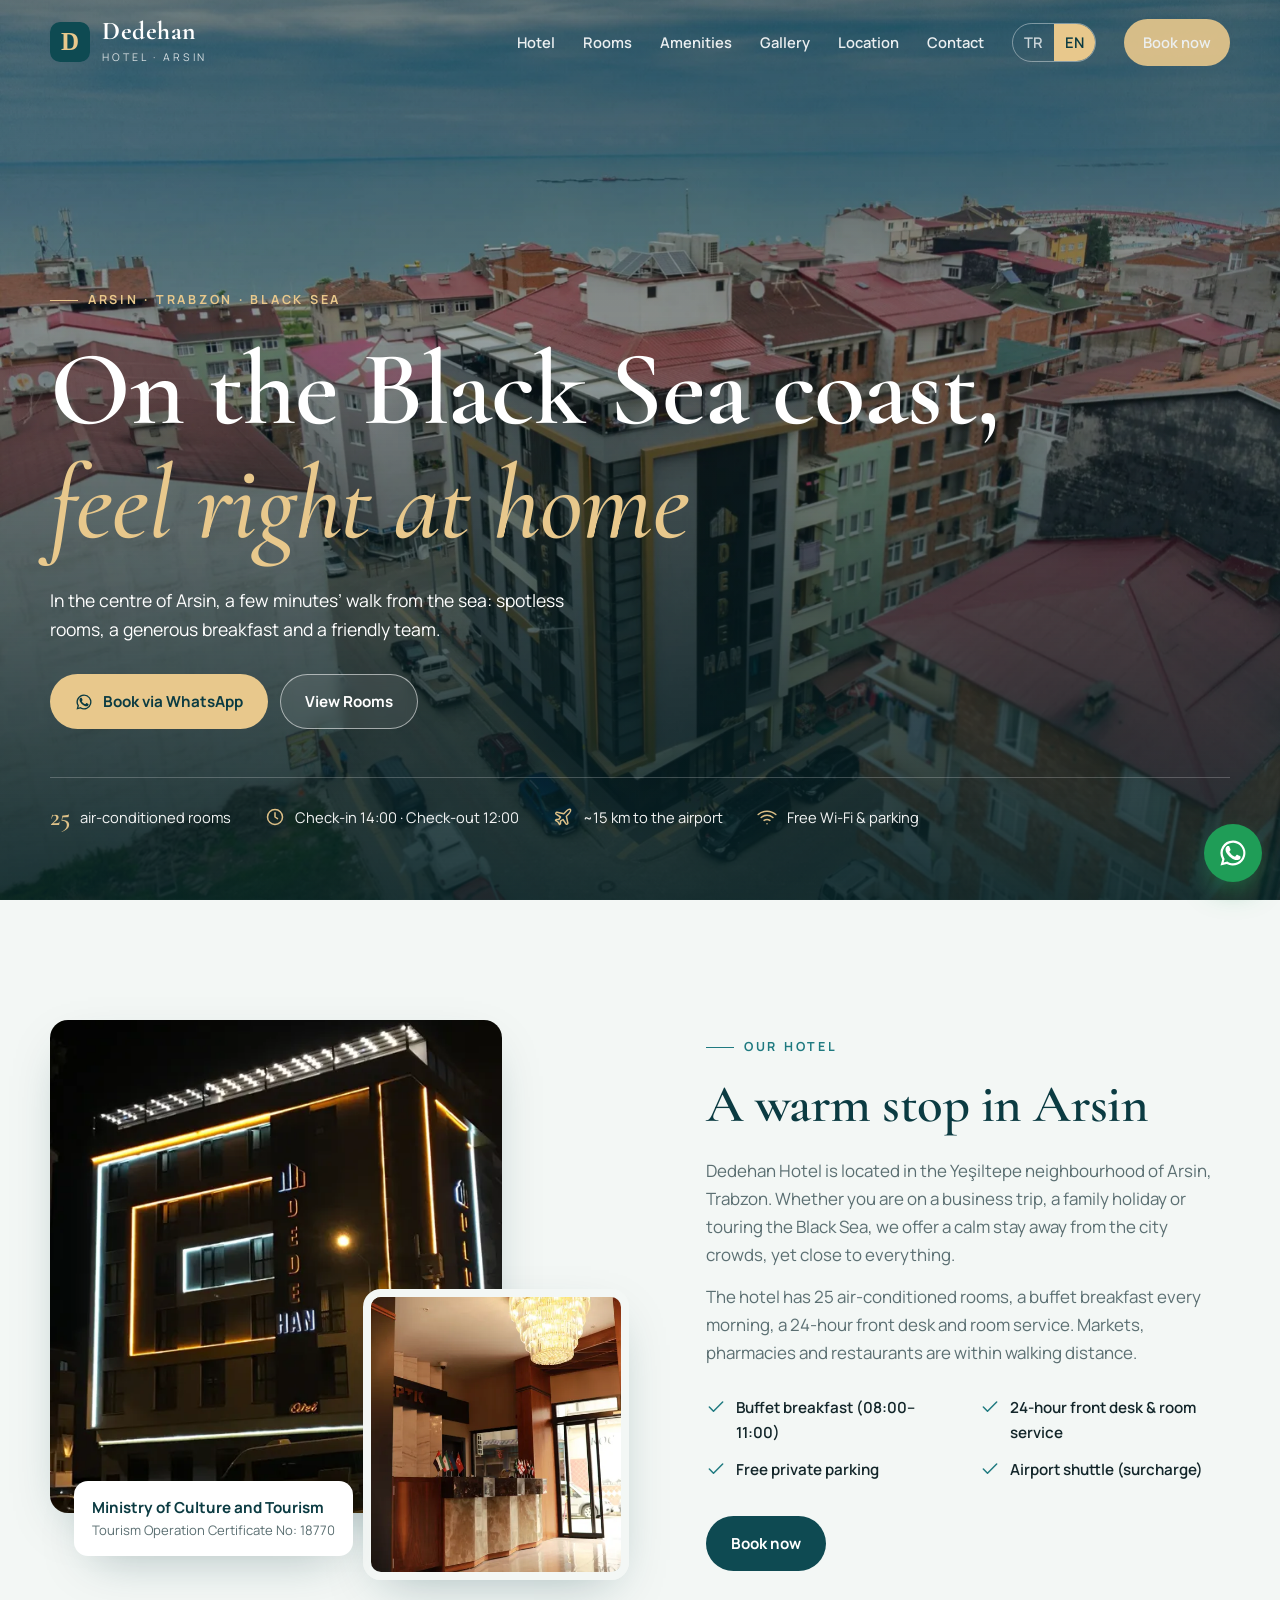
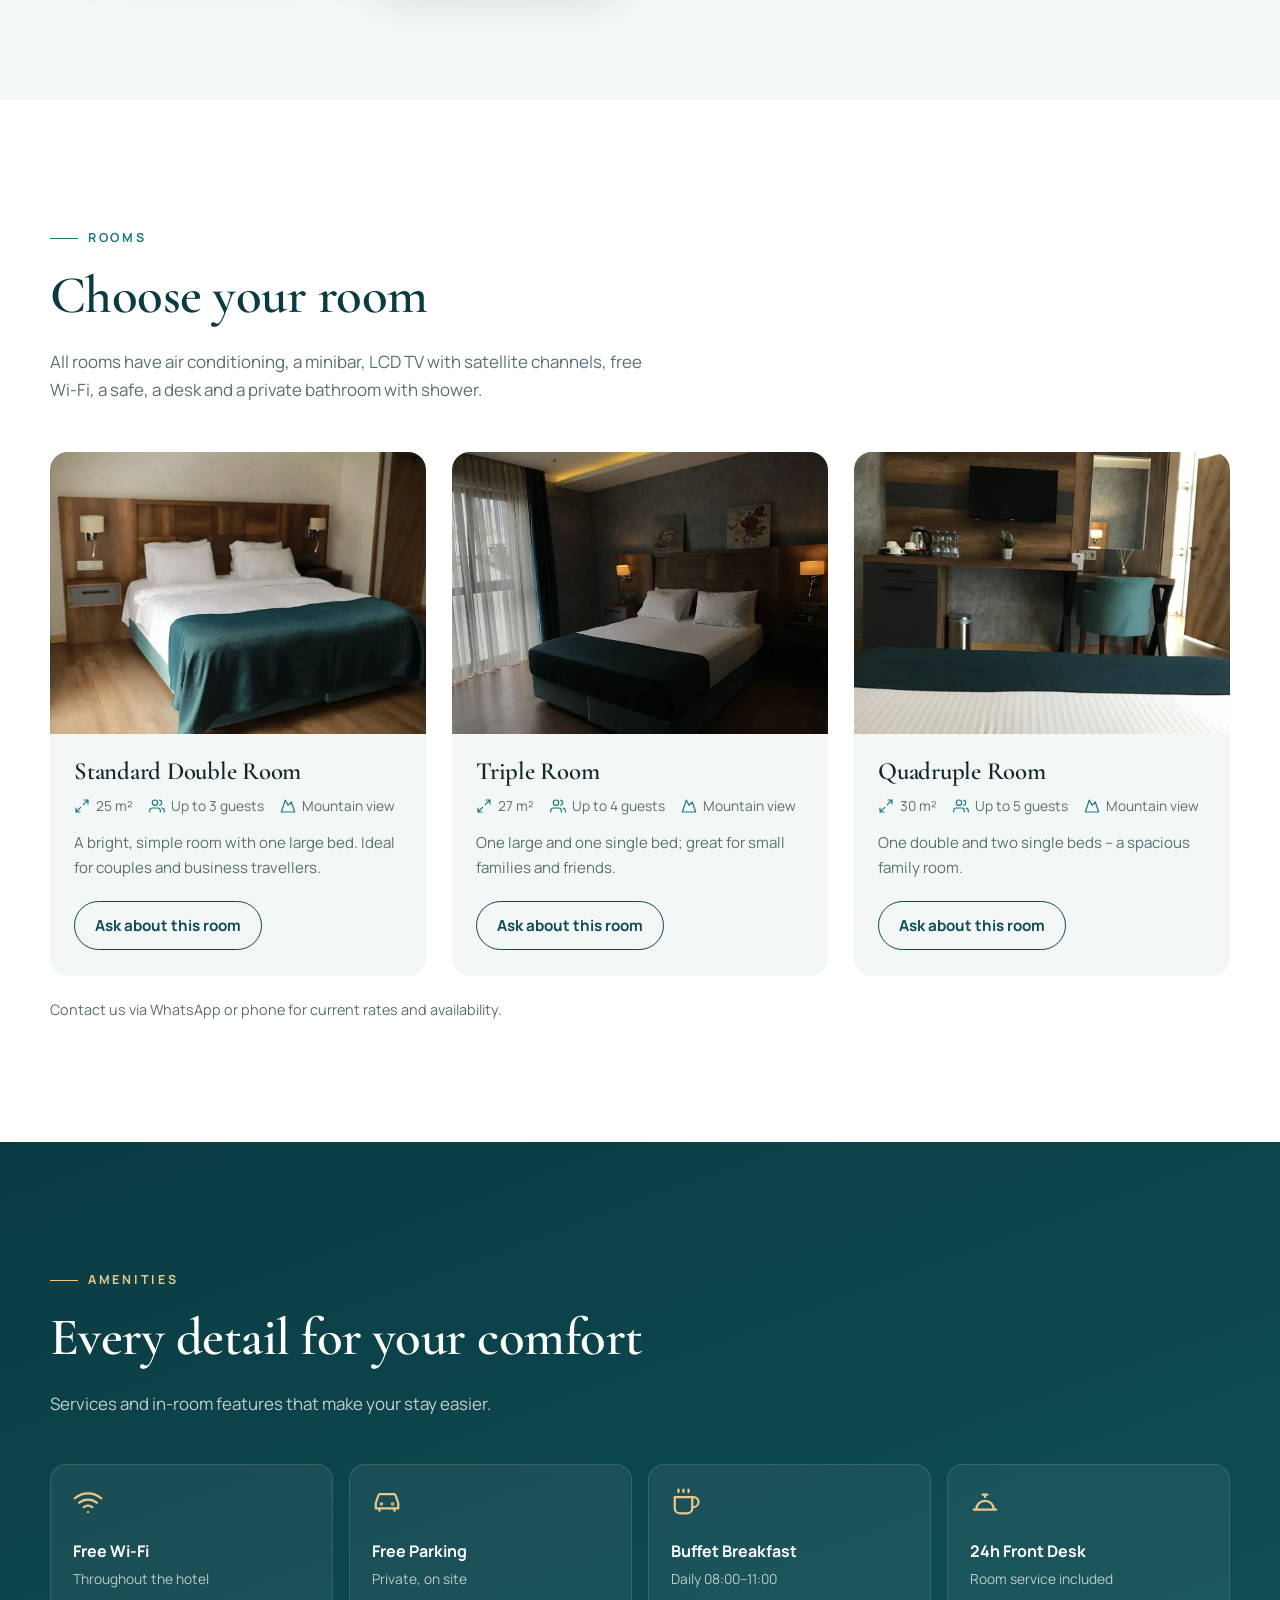
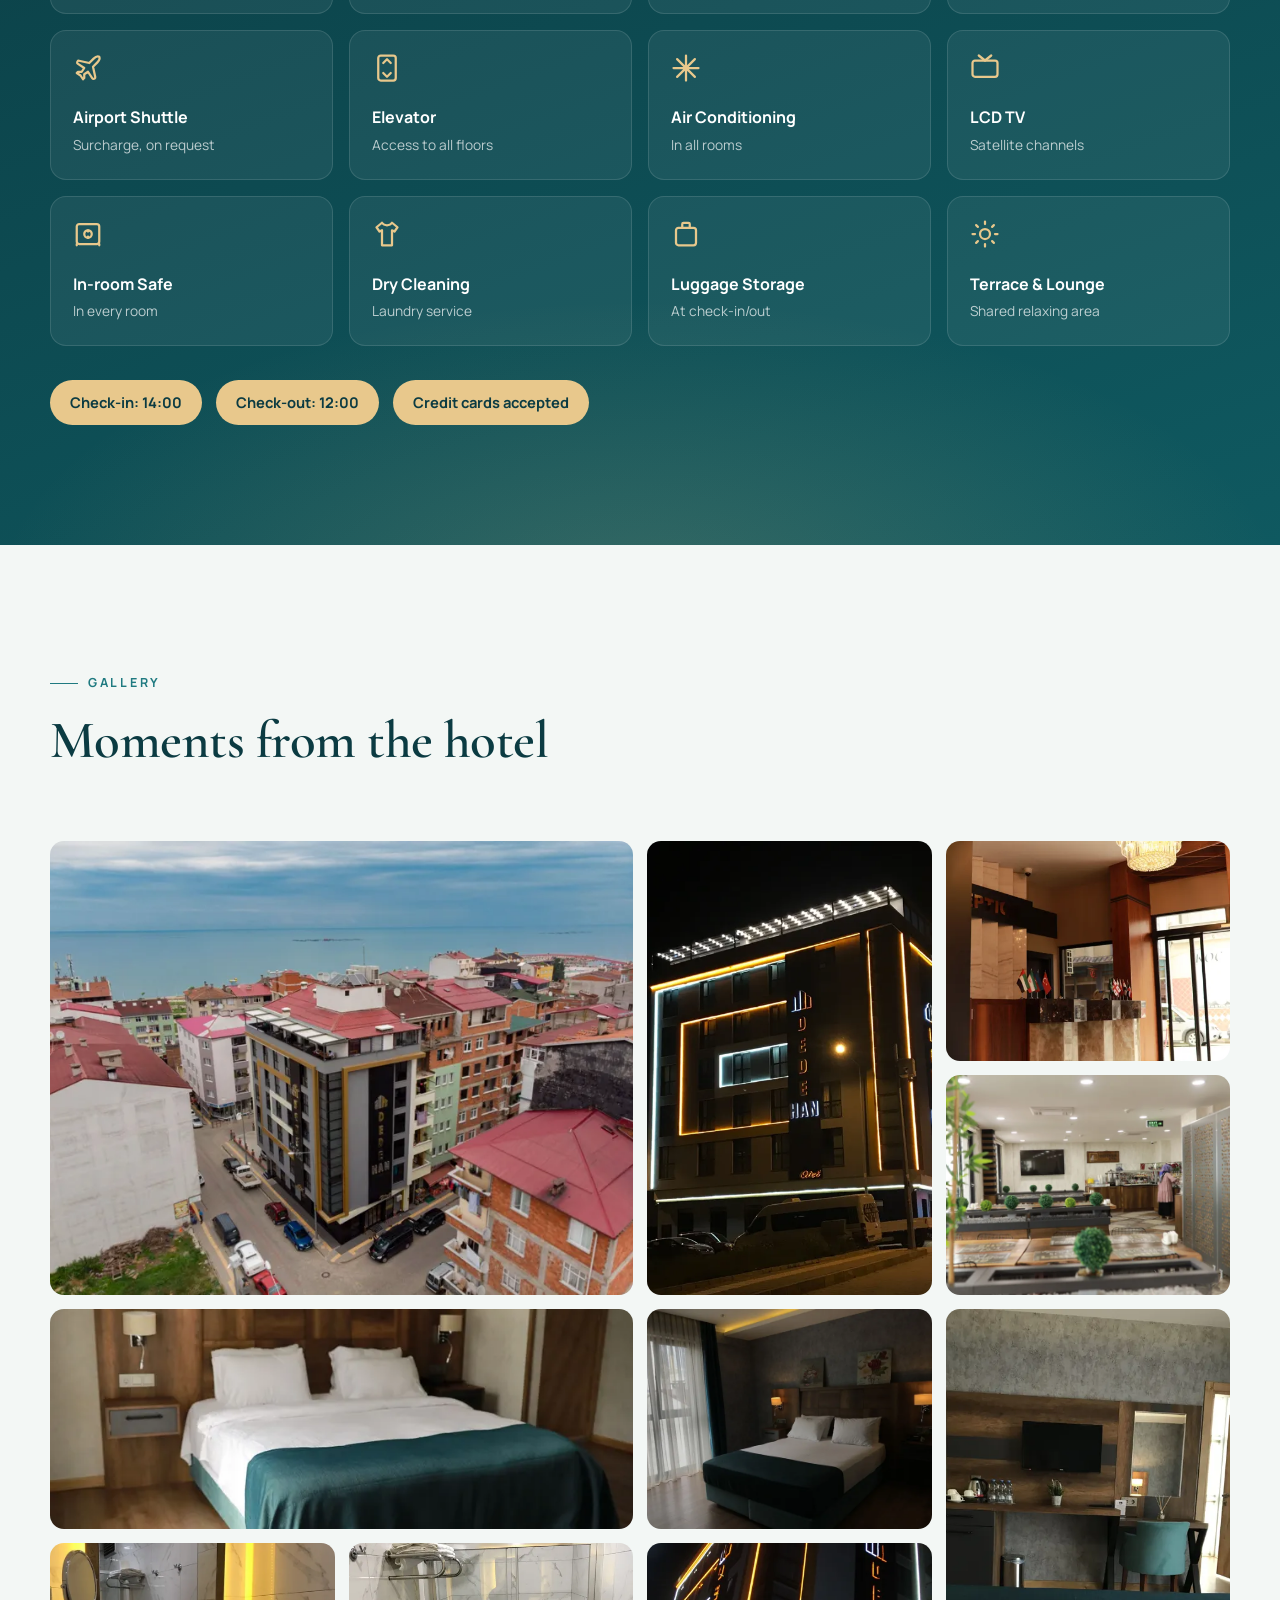
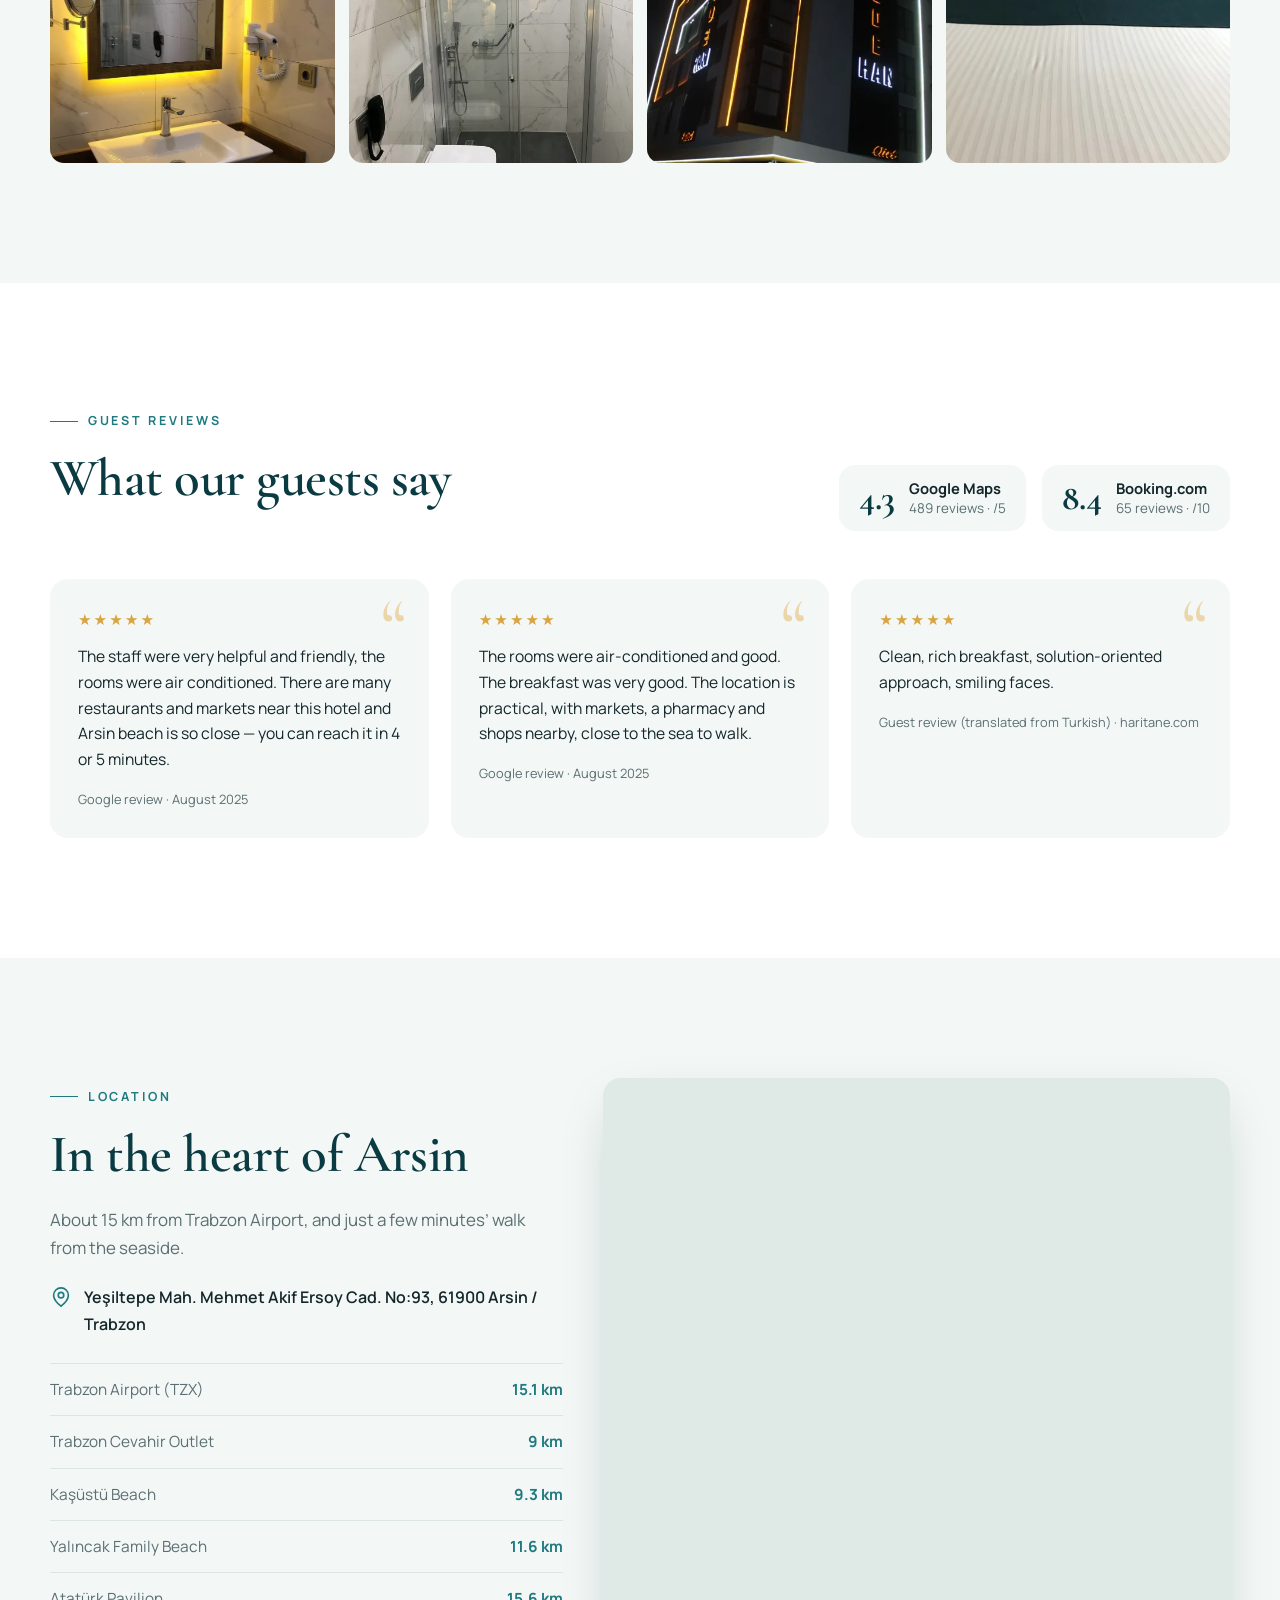
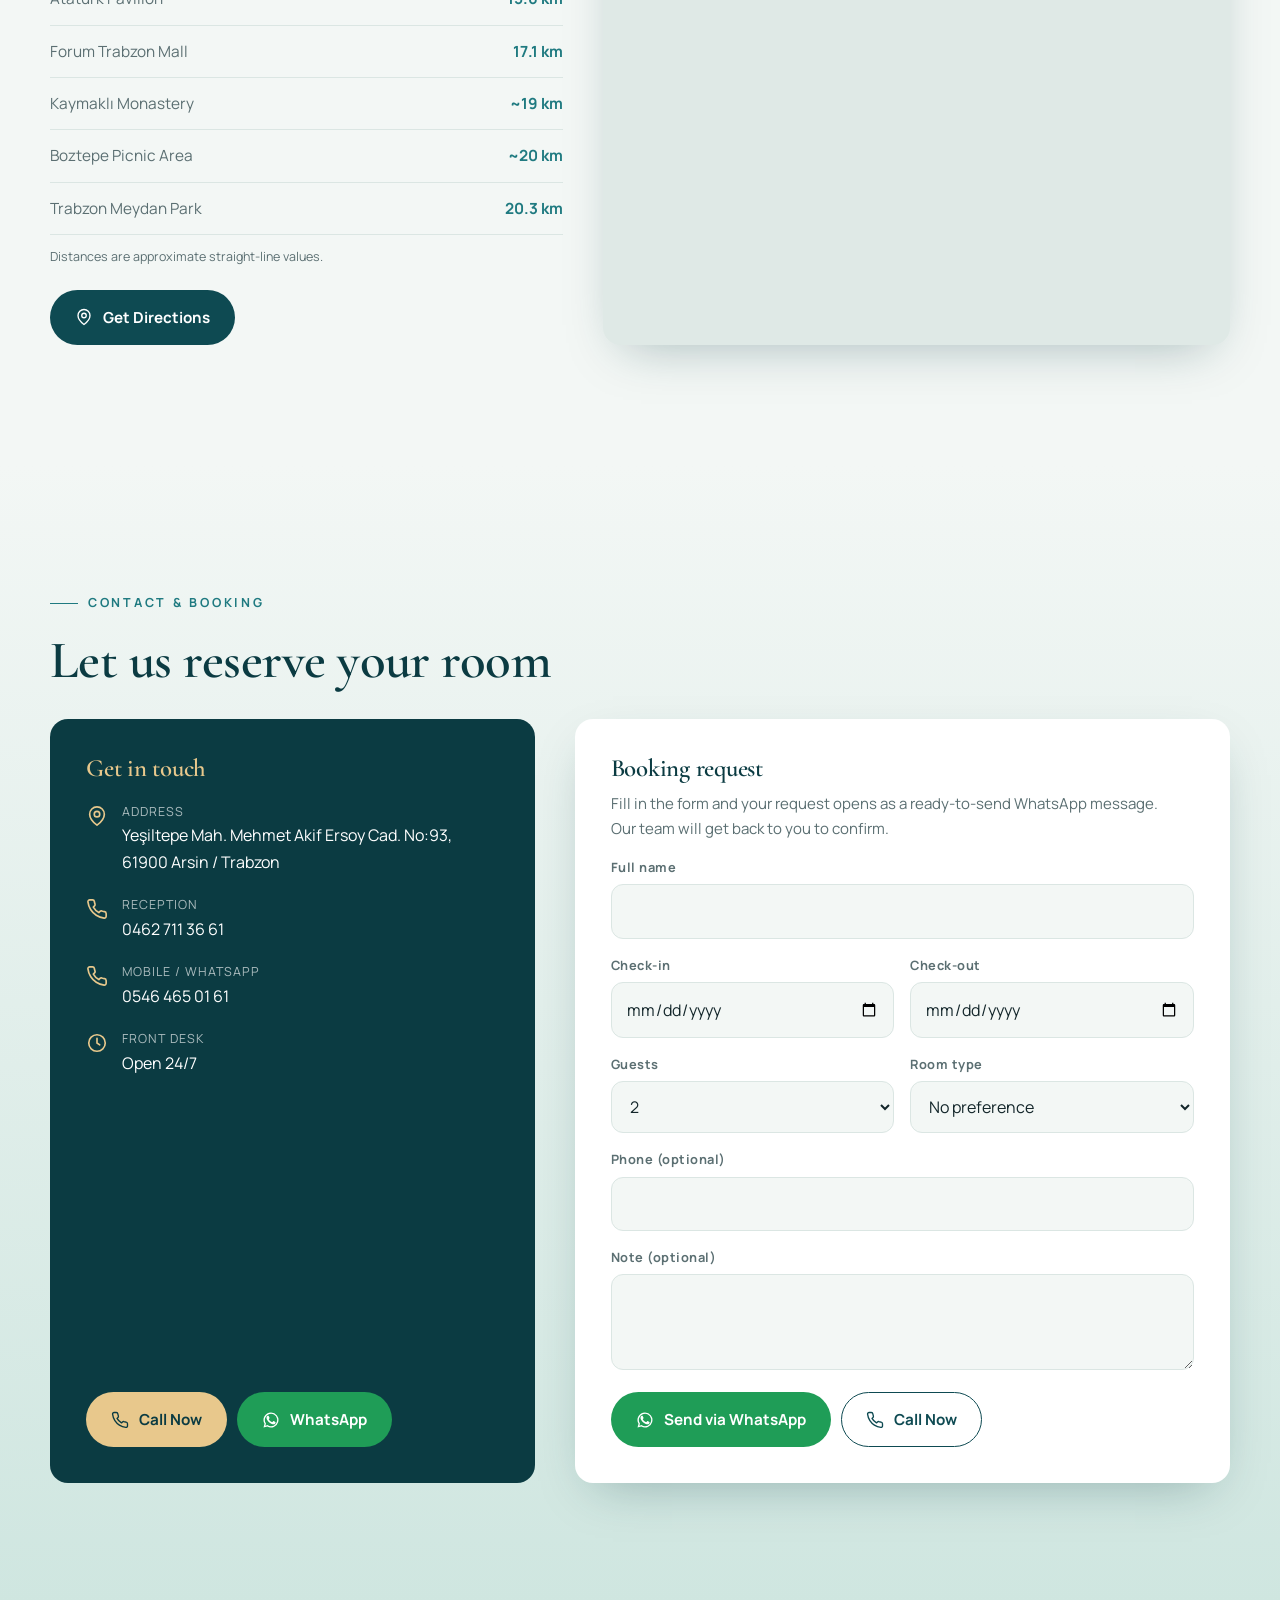
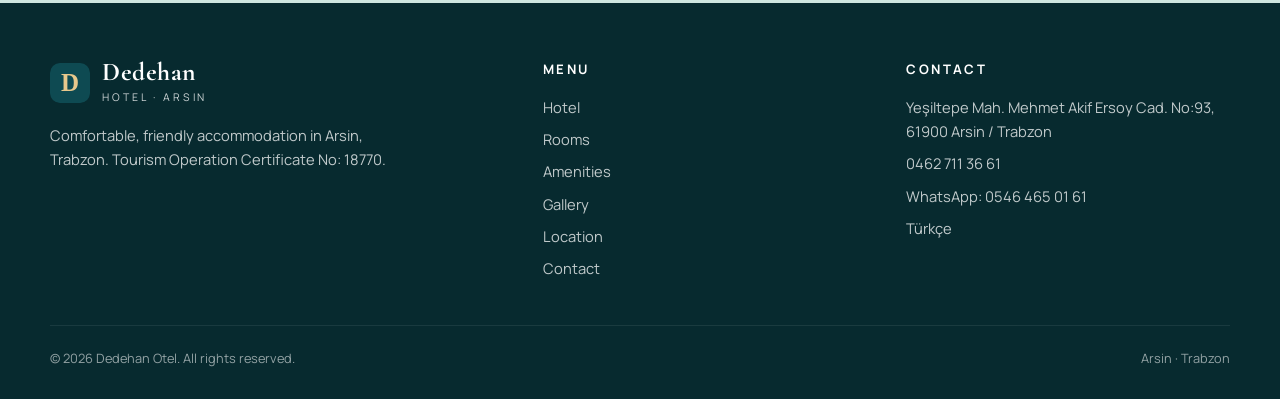
<file: en/index.html>
<!doctype html>
<html lang="en">
<head>
<meta charset="utf-8">
<meta name="viewport" content="width=device-width,initial-scale=1,viewport-fit=cover">
<title>Dedehan Hotel | Arsin, Trabzon – Comfortable Stay by the Black Sea</title>
<meta name="description" content="Dedehan Hotel in Arsin, Trabzon: 25 air-conditioned rooms, buffet breakfast, free parking and a 24-hour front desk. About 15 km from Trabzon Airport.">
<meta name="theme-color" content="#0b3b42">
<link rel="canonical" href="https://adilmertdev.github.io/dedehan-otel/en/">
<link rel="alternate" hreflang="tr" href="https://adilmertdev.github.io/dedehan-otel/">
<link rel="alternate" hreflang="en" href="https://adilmertdev.github.io/dedehan-otel/en/">
<link rel="alternate" hreflang="x-default" href="https://adilmertdev.github.io/dedehan-otel/">
<meta property="og:type" content="website">
<meta property="og:site_name" content="Dedehan Otel">
<meta property="og:title" content="Dedehan Hotel | Arsin, Trabzon – Comfortable Stay by the Black Sea">
<meta property="og:description" content="Dedehan Hotel in Arsin, Trabzon: 25 air-conditioned rooms, buffet breakfast, free parking and a 24-hour front desk. About 15 km from Trabzon Airport.">
<meta property="og:url" content="https://adilmertdev.github.io/dedehan-otel/en/">
<meta property="og:image" content="https://adilmertdev.github.io/dedehan-otel/assets/og.jpg">
<meta property="og:locale" content="en_US">
<meta name="twitter:card" content="summary_large_image">
<link rel="icon" href="../assets/favicon.svg" type="image/svg+xml">
<link rel="icon" href="../assets/favicon-32.png" sizes="32x32">
<link rel="apple-touch-icon" href="../assets/apple-touch-icon.png">
<link rel="preconnect" href="https://fonts.googleapis.com">
<link rel="preconnect" href="https://fonts.gstatic.com" crossorigin>
<link href="https://fonts.googleapis.com/css2?family=Cormorant+Garamond:ital,wght@0,500;0,600;0,700;1,500&family=Manrope:wght@400;600;700&display=swap" rel="stylesheet">
<link rel="preload" as="image" href="../assets/img/havadan-deniz.webp">
<link rel="stylesheet" href="../css/style.css">
<script type="application/ld+json">{"@context": "https://schema.org", "@type": "Hotel", "name": "Dedehan Otel", "alternateName": "Dedehan Hotel", "url": "https://adilmertdev.github.io/dedehan-otel/en/", "image": ["https://adilmertdev.github.io/dedehan-otel/assets/img/havadan-deniz.webp", "https://adilmertdev.github.io/dedehan-otel/assets/img/dis-cephe-gece.webp"], "description": "Dedehan Hotel in Arsin, Trabzon: 25 air-conditioned rooms, buffet breakfast, free parking and a 24-hour front desk. About 15 km from Trabzon Airport.", "telephone": "+904627113661", "address": {"@type": "PostalAddress", "streetAddress": "Yeşiltepe Mah. Mehmet Akif Ersoy Cad. No:93", "addressLocality": "Arsin", "addressRegion": "Trabzon", "postalCode": "61900", "addressCountry": "TR"}, "geo": {"@type": "GeoCoordinates", "latitude": 40.953379, "longitude": 39.935476}, "checkinTime": "14:00", "checkoutTime": "12:00", "numberOfRooms": 25, "amenityFeature": [{"@type": "LocationFeatureSpecification", "name": "Free WiFi", "value": true}, {"@type": "LocationFeatureSpecification", "name": "Free parking", "value": true}, {"@type": "LocationFeatureSpecification", "name": "24-hour front desk", "value": true}, {"@type": "LocationFeatureSpecification", "name": "Room service", "value": true}, {"@type": "LocationFeatureSpecification", "name": "Airport shuttle", "value": true}, {"@type": "LocationFeatureSpecification", "name": "Elevator", "value": true}, {"@type": "LocationFeatureSpecification", "name": "Air conditioning", "value": true}, {"@type": "LocationFeatureSpecification", "name": "Breakfast", "value": true}], "aggregateRating": {"@type": "AggregateRating", "ratingValue": 4.3, "bestRating": 5, "reviewCount": 489}}</script>
</head>
<body>
<header class="hdr"><div class="wrap">
<a class="brand" href="#top"><img src="../assets/favicon.svg" alt="" width="40" height="40"><span><b>Dedehan</b><small>Hotel · Arsin</small></span></a>
<nav class="nav" aria-label="Menu"><a href="#hakkimizda">Hotel</a><a href="#odalar">Rooms</a><a href="#olanaklar">Amenities</a><a href="#galeri">Gallery</a><a href="#konum">Location</a><a href="#iletisim">Contact</a><span class="lang"><a href="../" class="" hreflang="tr" lang="tr">TR</a><a href="./" class="on" hreflang="en" lang="en">EN</a></span><a class="btn btn-sand" href="#iletisim">Book now</a></nav>
<button class="burger" aria-label="Menu" aria-expanded="false"><span></span></button>
</div></header>
<main id="top">
<section class="hero">
<div class="hero-bg"><img src="../assets/img/havadan-deniz.webp" alt="The hotel and the Black Sea" fetchpriority="high"></div>
<div class="wrap">
<span class="eyebrow rv">Arsin · Trabzon · Black Sea</span>
<h1 class="rv d1">On the Black Sea coast,<br><em>feel right at home</em></h1>
<p class="rv d2">In the centre of Arsin, a few minutes’ walk from the sea: spotless rooms, a generous breakfast and a friendly team.</p>
<div class="hero-cta rv d3"><a class="btn btn-sand" href="https://wa.me/905464650161" target="_blank" rel="noopener"><svg viewBox="0 0 24 24" fill="currentColor" aria-hidden="true"><path d="M17.5 14.4c-.3-.1-1.8-.9-2-1-.3-.1-.5-.1-.7.1-.2.3-.8 1-.9 1.2-.2.2-.3.2-.6.1-.3-.1-1.3-.5-2.4-1.5-.9-.8-1.5-1.8-1.7-2.1-.2-.3 0-.5.1-.6l.4-.5c.2-.2.2-.3.3-.5.1-.2 0-.4 0-.5l-.9-2.2c-.2-.6-.5-.5-.7-.5h-.6c-.2 0-.5.1-.8.4-.3.3-1 1-1 2.5s1.1 2.9 1.2 3.1c.1.2 2.1 3.2 5.1 4.5.7.3 1.3.5 1.7.6.7.2 1.4.2 1.9.1.6-.1 1.8-.7 2-1.4.2-.7.2-1.3.2-1.4-.1-.1-.3-.2-.6-.3zM12 2a10 10 0 0 0-8.6 15.1L2 22l5-1.3A10 10 0 1 0 12 2zm0 18.2c-1.5 0-3-.4-4.2-1.2l-.3-.2-3 .8.8-2.9-.2-.3A8.2 8.2 0 1 1 12 20.2z"/></svg>Book via WhatsApp</a><a class="btn btn-ghost" href="#odalar">View Rooms</a></div>
<div class="hero-facts rv d3"><div><b>25</b>air-conditioned rooms</div><div><svg viewBox="0 0 24 24" fill="none" stroke="currentColor" stroke-width="1.8" stroke-linecap="round" stroke-linejoin="round" aria-hidden="true"><circle cx="12" cy="12" r="9"/><path d="M12 7v5l3 2"/></svg>Check-in 14:00 · Check-out 12:00</div><div><svg viewBox="0 0 24 24" fill="none" stroke="currentColor" stroke-width="1.8" stroke-linecap="round" stroke-linejoin="round" aria-hidden="true"><path d="M17.8 19.2 16 11l3.5-3.5C21 6 21.5 4 21 3c-1-.5-3 0-4.5 1.5L13 8 4.8 6.2c-.5-.1-.9.1-1.1.5l-.3.5c-.2.5-.1 1 .3 1.3L9 12l-2 3H4l-1 1 3 2 2 3 1-1v-3l3-2 3.5 5.3c.3.4.8.5 1.3.3l.5-.2c.4-.3.6-.7.5-1.2z"/></svg>~15 km to the airport</div><div><svg viewBox="0 0 24 24" fill="none" stroke="currentColor" stroke-width="1.8" stroke-linecap="round" stroke-linejoin="round" aria-hidden="true"><path d="M5 12.55a11 11 0 0 1 14.08 0M1.42 9a16 16 0 0 1 21.16 0M8.53 16.11a6 6 0 0 1 6.95 0M12 20h.01"/></svg>Free Wi‑Fi & parking</div></div>
</div>
</section>

<section id="hakkimizda"><div class="wrap about-grid">
<div class="about-media rv"><img class="a1" src="../assets/img/dis-cephe-gece-sm.webp" alt="Hotel façade at night" loading="lazy"><img class="a2" src="../assets/img/lobi-sm.webp" alt="Lobby &amp; reception" loading="lazy"><div class="badge-cert"><b>Ministry of Culture and Tourism</b>Tourism Operation Certificate No: 18770</div></div>
<div><span class="eyebrow rv">Our Hotel</span><h2 class="rv d1">A warm stop in Arsin</h2><p class="lead rv d2">Dedehan Hotel is located in the Yeşiltepe neighbourhood of Arsin, Trabzon. Whether you are on a business trip, a family holiday or touring the Black Sea, we offer a calm stay away from the city crowds, yet close to everything.</p><p class="lead rv d2" style="margin-top:14px">The hotel has 25 air-conditioned rooms, a buffet breakfast every morning, a 24-hour front desk and room service. Markets, pharmacies and restaurants are within walking distance.</p>
<ul class="ticks rv d3"><li><svg viewBox="0 0 24 24" fill="none" stroke="currentColor" stroke-width="1.8" stroke-linecap="round" stroke-linejoin="round" aria-hidden="true"><path d="M20 6 9 17l-5-5"/></svg>Buffet breakfast (08:00–11:00)</li><li><svg viewBox="0 0 24 24" fill="none" stroke="currentColor" stroke-width="1.8" stroke-linecap="round" stroke-linejoin="round" aria-hidden="true"><path d="M20 6 9 17l-5-5"/></svg>24-hour front desk & room service</li><li><svg viewBox="0 0 24 24" fill="none" stroke="currentColor" stroke-width="1.8" stroke-linecap="round" stroke-linejoin="round" aria-hidden="true"><path d="M20 6 9 17l-5-5"/></svg>Free private parking</li><li><svg viewBox="0 0 24 24" fill="none" stroke="currentColor" stroke-width="1.8" stroke-linecap="round" stroke-linejoin="round" aria-hidden="true"><path d="M20 6 9 17l-5-5"/></svg>Airport shuttle (surcharge)</li></ul>
<a class="btn btn-teal rv d3" href="#iletisim">Book now</a></div>
</div></section>

<section id="odalar" class="rooms"><div class="wrap">
<div class="sec-head"><div><span class="eyebrow rv">Rooms</span><h2 class="rv d1">Choose your room</h2><p class="lead rv d2">All rooms have air conditioning, a minibar, LCD TV with satellite channels, free Wi‑Fi, a safe, a desk and a private bathroom with shower.</p></div></div>
<div class="room-grid"><article class="room rv d0"><div class="room-img"><img src="../assets/img/oda-1-sm.webp" alt="Standard Double Room" loading="lazy" width="720" height="540"></div><div class="room-body"><h3>Standard Double Room</h3><div class="room-meta"><span><svg viewBox="0 0 24 24" fill="none" stroke="currentColor" stroke-width="1.8" stroke-linecap="round" stroke-linejoin="round" aria-hidden="true"><path d="M15 3h6v6M9 21H3v-6M21 3l-7 7M3 21l7-7"/></svg>25 m²</span><span><svg viewBox="0 0 24 24" fill="none" stroke="currentColor" stroke-width="1.8" stroke-linecap="round" stroke-linejoin="round" aria-hidden="true"><path d="M17 21v-2a4 4 0 0 0-4-4H5a4 4 0 0 0-4 4v2"/><circle cx="9" cy="7" r="4"/><path d="M23 21v-2a4 4 0 0 0-3-3.9M16 3.1a4 4 0 0 1 0 7.8"/></svg>Up to 3 guests</span><span><svg viewBox="0 0 24 24" fill="none" stroke="currentColor" stroke-width="1.8" stroke-linecap="round" stroke-linejoin="round" aria-hidden="true"><path d="m8 3 4 8 5-5 5 15H2z"/></svg>Mountain view</span></div><p>A bright, simple room with one large bed. Ideal for couples and business travellers.</p><a class="btn btn-line" href="#iletisim" data-room="Standard Double Room">Ask about this room</a></div></article><article class="room rv d1"><div class="room-img"><img src="../assets/img/oda-2-sm.webp" alt="Triple Room" loading="lazy" width="720" height="540"></div><div class="room-body"><h3>Triple Room</h3><div class="room-meta"><span><svg viewBox="0 0 24 24" fill="none" stroke="currentColor" stroke-width="1.8" stroke-linecap="round" stroke-linejoin="round" aria-hidden="true"><path d="M15 3h6v6M9 21H3v-6M21 3l-7 7M3 21l7-7"/></svg>27 m²</span><span><svg viewBox="0 0 24 24" fill="none" stroke="currentColor" stroke-width="1.8" stroke-linecap="round" stroke-linejoin="round" aria-hidden="true"><path d="M17 21v-2a4 4 0 0 0-4-4H5a4 4 0 0 0-4 4v2"/><circle cx="9" cy="7" r="4"/><path d="M23 21v-2a4 4 0 0 0-3-3.9M16 3.1a4 4 0 0 1 0 7.8"/></svg>Up to 4 guests</span><span><svg viewBox="0 0 24 24" fill="none" stroke="currentColor" stroke-width="1.8" stroke-linecap="round" stroke-linejoin="round" aria-hidden="true"><path d="m8 3 4 8 5-5 5 15H2z"/></svg>Mountain view</span></div><p>One large and one single bed; great for small families and friends.</p><a class="btn btn-line" href="#iletisim" data-room="Triple Room">Ask about this room</a></div></article><article class="room rv d2"><div class="room-img"><img src="../assets/img/oda-calisma-sm.webp" alt="Quadruple Room" loading="lazy" width="720" height="540"></div><div class="room-body"><h3>Quadruple Room</h3><div class="room-meta"><span><svg viewBox="0 0 24 24" fill="none" stroke="currentColor" stroke-width="1.8" stroke-linecap="round" stroke-linejoin="round" aria-hidden="true"><path d="M15 3h6v6M9 21H3v-6M21 3l-7 7M3 21l7-7"/></svg>30 m²</span><span><svg viewBox="0 0 24 24" fill="none" stroke="currentColor" stroke-width="1.8" stroke-linecap="round" stroke-linejoin="round" aria-hidden="true"><path d="M17 21v-2a4 4 0 0 0-4-4H5a4 4 0 0 0-4 4v2"/><circle cx="9" cy="7" r="4"/><path d="M23 21v-2a4 4 0 0 0-3-3.9M16 3.1a4 4 0 0 1 0 7.8"/></svg>Up to 5 guests</span><span><svg viewBox="0 0 24 24" fill="none" stroke="currentColor" stroke-width="1.8" stroke-linecap="round" stroke-linejoin="round" aria-hidden="true"><path d="m8 3 4 8 5-5 5 15H2z"/></svg>Mountain view</span></div><p>One double and two single beds – a spacious family room.</p><a class="btn btn-line" href="#iletisim" data-room="Quadruple Room">Ask about this room</a></div></article></div>
<p class="room-note rv">Contact us via WhatsApp or phone for current rates and availability.</p>
</div></section>

<section id="olanaklar" class="amen"><div class="wrap">
<span class="eyebrow rv">Amenities</span><h2 class="rv d1">Every detail for your comfort</h2><p class="lead rv d2">Services and in-room features that make your stay easier.</p>
<div class="amen-grid"><div class="am rv d0"><svg viewBox="0 0 24 24" fill="none" stroke="currentColor" stroke-width="1.8" stroke-linecap="round" stroke-linejoin="round" aria-hidden="true"><path d="M5 12.55a11 11 0 0 1 14.08 0M1.42 9a16 16 0 0 1 21.16 0M8.53 16.11a6 6 0 0 1 6.95 0M12 20h.01"/></svg><b>Free Wi‑Fi</b><span>Throughout the hotel</span></div><div class="am rv d1"><svg viewBox="0 0 24 24" fill="none" stroke="currentColor" stroke-width="1.8" stroke-linecap="round" stroke-linejoin="round" aria-hidden="true"><path d="M5 17h14M6 17v2M18 17v2M3 13l2-6a2 2 0 0 1 2-1.4h10A2 2 0 0 1 19 7l2 6v4H3z"/><circle cx="7.5" cy="13.5" r=".5"/><circle cx="16.5" cy="13.5" r=".5"/></svg><b>Free Parking</b><span>Private, on site</span></div><div class="am rv d2"><svg viewBox="0 0 24 24" fill="none" stroke="currentColor" stroke-width="1.8" stroke-linecap="round" stroke-linejoin="round" aria-hidden="true"><path d="M17 8h1a4 4 0 0 1 0 8h-1M3 8h14v9a4 4 0 0 1-4 4H7a4 4 0 0 1-4-4z"/><path d="M6 2v2M10 2v2M14 2v2"/></svg><b>Buffet Breakfast</b><span>Daily 08:00–11:00</span></div><div class="am rv d3"><svg viewBox="0 0 24 24" fill="none" stroke="currentColor" stroke-width="1.8" stroke-linecap="round" stroke-linejoin="round" aria-hidden="true"><path d="M3 18h18M5 18a7 7 0 0 1 14 0M12 8V6M10 6h4"/></svg><b>24h Front Desk</b><span>Room service included</span></div><div class="am rv d0"><svg viewBox="0 0 24 24" fill="none" stroke="currentColor" stroke-width="1.8" stroke-linecap="round" stroke-linejoin="round" aria-hidden="true"><path d="M17.8 19.2 16 11l3.5-3.5C21 6 21.5 4 21 3c-1-.5-3 0-4.5 1.5L13 8 4.8 6.2c-.5-.1-.9.1-1.1.5l-.3.5c-.2.5-.1 1 .3 1.3L9 12l-2 3H4l-1 1 3 2 2 3 1-1v-3l3-2 3.5 5.3c.3.4.8.5 1.3.3l.5-.2c.4-.3.6-.7.5-1.2z"/></svg><b>Airport Shuttle</b><span>Surcharge, on request</span></div><div class="am rv d1"><svg viewBox="0 0 24 24" fill="none" stroke="currentColor" stroke-width="1.8" stroke-linecap="round" stroke-linejoin="round" aria-hidden="true"><rect x="5" y="2" width="14" height="20" rx="2"/><path d="m9 8 3-3 3 3M9 16l3 3 3-3"/></svg><b>Elevator</b><span>Access to all floors</span></div><div class="am rv d2"><svg viewBox="0 0 24 24" fill="none" stroke="currentColor" stroke-width="1.8" stroke-linecap="round" stroke-linejoin="round" aria-hidden="true"><path d="M12 2v20M4.9 4.9l14.2 14.2M2 12h20M4.9 19.1 19.1 4.9"/></svg><b>Air Conditioning</b><span>In all rooms</span></div><div class="am rv d3"><svg viewBox="0 0 24 24" fill="none" stroke="currentColor" stroke-width="1.8" stroke-linecap="round" stroke-linejoin="round" aria-hidden="true"><rect x="2" y="6" width="20" height="13" rx="2"/><path d="m17 2-5 4-5-4"/></svg><b>LCD TV</b><span>Satellite channels</span></div><div class="am rv d0"><svg viewBox="0 0 24 24" fill="none" stroke="currentColor" stroke-width="1.8" stroke-linecap="round" stroke-linejoin="round" aria-hidden="true"><rect x="3" y="4" width="18" height="16" rx="2"/><circle cx="12" cy="12" r="3"/><path d="M12 9v1M12 14v1M3 20v1M21 20v1"/></svg><b>In-room Safe</b><span>In every room</span></div><div class="am rv d1"><svg viewBox="0 0 24 24" fill="none" stroke="currentColor" stroke-width="1.8" stroke-linecap="round" stroke-linejoin="round" aria-hidden="true"><path d="M20.4 6.6 16 3c-.8 1.2-2.3 2-4 2s-3.2-.8-4-2L3.6 6.6 6 10l2-1v12h8V9l2 1z"/></svg><b>Dry Cleaning</b><span>Laundry service</span></div><div class="am rv d2"><svg viewBox="0 0 24 24" fill="none" stroke="currentColor" stroke-width="1.8" stroke-linecap="round" stroke-linejoin="round" aria-hidden="true"><rect x="4" y="7" width="16" height="14" rx="2"/><path d="M9 7V4a1 1 0 0 1 1-1h4a1 1 0 0 1 1 1v3"/></svg><b>Luggage Storage</b><span>At check-in/out</span></div><div class="am rv d3"><svg viewBox="0 0 24 24" fill="none" stroke="currentColor" stroke-width="1.8" stroke-linecap="round" stroke-linejoin="round" aria-hidden="true"><circle cx="12" cy="12" r="4"/><path d="M12 2v2M12 20v2M4.9 4.9l1.4 1.4M17.7 17.7l1.4 1.4M2 12h2M20 12h2M4.9 19.1l1.4-1.4M17.7 6.3l1.4-1.4"/></svg><b>Terrace & Lounge</b><span>Shared relaxing area</span></div></div>
<div class="policy rv"><div>Check-in: 14:00</div><div>Check-out: 12:00</div><div>Credit cards accepted</div></div>
</div></section>

<section id="galeri"><div class="wrap">
<div class="sec-head"><div><span class="eyebrow rv">Gallery</span><h2 class="rv d1">Moments from the hotel</h2></div></div>
<div class="gal"><button class="w2 h2 rv" data-full="../assets/img/havadan-deniz.webp" data-cap="The hotel and the Black Sea" aria-label="The hotel and the Black Sea"><img src="../assets/img/havadan-deniz-sm.webp" alt="The hotel and the Black Sea" loading="lazy"><figcaption>The hotel and the Black Sea</figcaption></button><button class="h2 rv" data-full="../assets/img/dis-cephe-gece.webp" data-cap="Hotel façade at night" aria-label="Hotel façade at night"><img src="../assets/img/dis-cephe-gece-sm.webp" alt="Hotel façade at night" loading="lazy"><figcaption>Hotel façade at night</figcaption></button><button class=" rv" data-full="../assets/img/lobi.webp" data-cap="Lobby &amp; reception" aria-label="Lobby &amp; reception"><img src="../assets/img/lobi-sm.webp" alt="Lobby &amp; reception" loading="lazy"><figcaption>Lobby & reception</figcaption></button><button class=" rv" data-full="../assets/img/kahvalti.webp" data-cap="Breakfast hall" aria-label="Breakfast hall"><img src="../assets/img/kahvalti-sm.webp" alt="Breakfast hall" loading="lazy"><figcaption>Breakfast hall</figcaption></button><button class="w2 rv" data-full="../assets/img/oda-1.webp" data-cap="Standard room" aria-label="Standard room"><img src="../assets/img/oda-1-sm.webp" alt="Standard room" loading="lazy"><figcaption>Standard room</figcaption></button><button class=" rv" data-full="../assets/img/oda-2.webp" data-cap="Room" aria-label="Room"><img src="../assets/img/oda-2-sm.webp" alt="Room" loading="lazy"><figcaption>Room</figcaption></button><button class="h2 rv" data-full="../assets/img/oda-calisma.webp" data-cap="Room – work area" aria-label="Room – work area"><img src="../assets/img/oda-calisma-sm.webp" alt="Room – work area" loading="lazy"><figcaption>Room – work area</figcaption></button><button class=" rv" data-full="../assets/img/banyo.webp" data-cap="Bathroom" aria-label="Bathroom"><img src="../assets/img/banyo-sm.webp" alt="Bathroom" loading="lazy"><figcaption>Bathroom</figcaption></button><button class=" rv" data-full="../assets/img/dus.webp" data-cap="Shower" aria-label="Shower"><img src="../assets/img/dus-sm.webp" alt="Shower" loading="lazy"><figcaption>Shower</figcaption></button><button class=" rv" data-full="../assets/img/dis-cephe-yan.webp" data-cap="Hotel façade" aria-label="Hotel façade"><img src="../assets/img/dis-cephe-yan-sm.webp" alt="Hotel façade" loading="lazy"><figcaption>Hotel façade</figcaption></button></div>
</div></section>

<section id="yorumlar" class="reviews"><div class="wrap">
<div class="sec-head"><div><span class="eyebrow rv">Guest Reviews</span><h2 class="rv d1">What our guests say</h2></div><div class="scores rv d2"><div class="score"><b>4.3</b><span><strong>Google Maps</strong>489 reviews · /5</span></div><div class="score"><b>8.4</b><span><strong>Booking.com</strong>65 reviews · /10</span></div></div></div>
<div class="rev-grid"><blockquote class="rev rv d0"><div class="stars" aria-label="5/5">★★★★★</div><p>The staff were very helpful and friendly, the rooms were air conditioned. There are many restaurants and markets near this hotel and Arsin beach is so close — you can reach it in 4 or 5 minutes.</p><small>Google review · August 2025</small></blockquote><blockquote class="rev rv d1"><div class="stars" aria-label="5/5">★★★★★</div><p>The rooms were air-conditioned and good. The breakfast was very good. The location is practical, with markets, a pharmacy and shops nearby, close to the sea to walk.</p><small>Google review · August 2025</small></blockquote><blockquote class="rev rv d2"><div class="stars" aria-label="5/5">★★★★★</div><p>Clean, rich breakfast, solution-oriented approach, smiling faces.</p><small>Guest review (translated from Turkish) · haritane.com</small></blockquote></div>
</div></section>

<section id="konum"><div class="wrap loc-grid">
<div><span class="eyebrow rv">Location</span><h2 class="rv d1">In the heart of Arsin</h2><p class="lead rv d2">About 15 km from Trabzon Airport, and just a few minutes’ walk from the seaside.</p>
<div class="addr rv"><svg viewBox="0 0 24 24" fill="none" stroke="currentColor" stroke-width="1.8" stroke-linecap="round" stroke-linejoin="round" aria-hidden="true"><path d="M20 10c0 6-8 12-8 12s-8-6-8-12a8 8 0 0 1 16 0z"/><circle cx="12" cy="10" r="3"/></svg><span>Yeşiltepe Mah. Mehmet Akif Ersoy Cad. No:93, 61900 Arsin / Trabzon</span></div>
<ul class="near rv"><li><span>Trabzon Airport (TZX)</span><b>15.1 km</b></li><li><span>Trabzon Cevahir Outlet</span><b>9 km</b></li><li><span>Kaşüstü Beach</span><b>9.3 km</b></li><li><span>Yalıncak Family Beach</span><b>11.6 km</b></li><li><span>Atatürk Pavilion</span><b>15.6 km</b></li><li><span>Forum Trabzon Mall</span><b>17.1 km</b></li><li><span>Kaymaklı Monastery</span><b>~19 km</b></li><li><span>Boztepe Picnic Area</span><b>~20 km</b></li><li><span>Trabzon Meydan Park</span><b>20.3 km</b></li></ul><p class="src">Distances are approximate straight-line values.</p>
<a class="btn btn-teal" style="margin-top:22px" href="https://www.google.com/maps/dir/?api=1&destination=40.953379,39.935476" target="_blank" rel="noopener"><svg viewBox="0 0 24 24" fill="none" stroke="currentColor" stroke-width="1.8" stroke-linecap="round" stroke-linejoin="round" aria-hidden="true"><path d="M20 10c0 6-8 12-8 12s-8-6-8-12a8 8 0 0 1 16 0z"/><circle cx="12" cy="10" r="3"/></svg>Get Directions</a></div>
<div class="map rv d1"><iframe title="Google Maps – Dedehan Otel" src="https://maps.google.com/maps?q=Dedehan+Otel,+Mehmet+Akif+Ersoy+Cd.+No:93,+61900+Arsin/Trabzon&amp;hl=en&amp;z=16&amp;output=embed" loading="lazy" referrerpolicy="no-referrer-when-downgrade" allowfullscreen></iframe></div>
</div></section>

<section id="iletisim" class="contact"><div class="wrap">
<span class="eyebrow rv">Contact & Booking</span><h2 class="rv d1">Let us reserve your room</h2>
<div class="ct-grid" style="margin-top:30px">
<div class="ct-card rv"><h3>Get in touch</h3>
<div class="ct-item"><svg viewBox="0 0 24 24" fill="none" stroke="currentColor" stroke-width="1.8" stroke-linecap="round" stroke-linejoin="round" aria-hidden="true"><path d="M20 10c0 6-8 12-8 12s-8-6-8-12a8 8 0 0 1 16 0z"/><circle cx="12" cy="10" r="3"/></svg><div><small>Address</small>Yeşiltepe Mah. Mehmet Akif Ersoy Cad. No:93, 61900 Arsin / Trabzon</div></div>
<div class="ct-item"><svg viewBox="0 0 24 24" fill="none" stroke="currentColor" stroke-width="1.8" stroke-linecap="round" stroke-linejoin="round" aria-hidden="true"><path d="M22 16.9v3a2 2 0 0 1-2.2 2 19.8 19.8 0 0 1-8.6-3.1 19.5 19.5 0 0 1-6-6A19.8 19.8 0 0 1 2.1 4.2 2 2 0 0 1 4.1 2h3a2 2 0 0 1 2 1.7c.1 1 .4 1.9.7 2.8a2 2 0 0 1-.5 2.1L8 9.9a16 16 0 0 0 6 6l1.3-1.3a2 2 0 0 1 2.1-.4c.9.3 1.8.6 2.8.7a2 2 0 0 1 1.7 2z"/></svg><div><small>Reception</small><a href="tel:+904627113661">0462 711 36 61</a></div></div>
<div class="ct-item"><svg viewBox="0 0 24 24" fill="none" stroke="currentColor" stroke-width="1.8" stroke-linecap="round" stroke-linejoin="round" aria-hidden="true"><path d="M22 16.9v3a2 2 0 0 1-2.2 2 19.8 19.8 0 0 1-8.6-3.1 19.5 19.5 0 0 1-6-6A19.8 19.8 0 0 1 2.1 4.2 2 2 0 0 1 4.1 2h3a2 2 0 0 1 2 1.7c.1 1 .4 1.9.7 2.8a2 2 0 0 1-.5 2.1L8 9.9a16 16 0 0 0 6 6l1.3-1.3a2 2 0 0 1 2.1-.4c.9.3 1.8.6 2.8.7a2 2 0 0 1 1.7 2z"/></svg><div><small>Mobile / WhatsApp</small><a href="tel:+905464650161">0546 465 01 61</a></div></div>
<div class="ct-item"><svg viewBox="0 0 24 24" fill="none" stroke="currentColor" stroke-width="1.8" stroke-linecap="round" stroke-linejoin="round" aria-hidden="true"><circle cx="12" cy="12" r="9"/><path d="M12 7v5l3 2"/></svg><div><small>Front desk</small>Open 24/7</div></div>
<div class="ct-btns"><a class="btn btn-sand" href="tel:+904627113661"><svg viewBox="0 0 24 24" fill="none" stroke="currentColor" stroke-width="1.8" stroke-linecap="round" stroke-linejoin="round" aria-hidden="true"><path d="M22 16.9v3a2 2 0 0 1-2.2 2 19.8 19.8 0 0 1-8.6-3.1 19.5 19.5 0 0 1-6-6A19.8 19.8 0 0 1 2.1 4.2 2 2 0 0 1 4.1 2h3a2 2 0 0 1 2 1.7c.1 1 .4 1.9.7 2.8a2 2 0 0 1-.5 2.1L8 9.9a16 16 0 0 0 6 6l1.3-1.3a2 2 0 0 1 2.1-.4c.9.3 1.8.6 2.8.7a2 2 0 0 1 1.7 2z"/></svg>Call Now</a><a class="btn btn-wa" href="https://wa.me/905464650161" target="_blank" rel="noopener"><svg viewBox="0 0 24 24" fill="currentColor" aria-hidden="true"><path d="M17.5 14.4c-.3-.1-1.8-.9-2-1-.3-.1-.5-.1-.7.1-.2.3-.8 1-.9 1.2-.2.2-.3.2-.6.1-.3-.1-1.3-.5-2.4-1.5-.9-.8-1.5-1.8-1.7-2.1-.2-.3 0-.5.1-.6l.4-.5c.2-.2.2-.3.3-.5.1-.2 0-.4 0-.5l-.9-2.2c-.2-.6-.5-.5-.7-.5h-.6c-.2 0-.5.1-.8.4-.3.3-1 1-1 2.5s1.1 2.9 1.2 3.1c.1.2 2.1 3.2 5.1 4.5.7.3 1.3.5 1.7.6.7.2 1.4.2 1.9.1.6-.1 1.8-.7 2-1.4.2-.7.2-1.3.2-1.4-.1-.1-.3-.2-.6-.3zM12 2a10 10 0 0 0-8.6 15.1L2 22l5-1.3A10 10 0 1 0 12 2zm0 18.2c-1.5 0-3-.4-4.2-1.2l-.3-.2-3 .8.8-2.9-.2-.3A8.2 8.2 0 1 1 12 20.2z"/></svg>WhatsApp</a></div>
</div>
<form class="inq rv d1" novalidate data-wa="905464650161" data-t='{&quot;hi&quot;: &quot;Hello, I would like to make a booking request at Dedehan Hotel.&quot;, &quot;name&quot;: &quot;Full name&quot;, &quot;cin&quot;: &quot;Check-in&quot;, &quot;cout&quot;: &quot;Check-out&quot;, &quot;guests&quot;: &quot;Guests&quot;, &quot;room&quot;: &quot;Room type&quot;, &quot;phone&quot;: &quot;Phone&quot;, &quot;note&quot;: &quot;Note&quot;, &quot;req&quot;: &quot;Please enter your name and dates.&quot;, &quot;dates&quot;: &quot;Check-out must be after check-in.&quot;}'>
<h3>Booking request</h3><p class="lead">Fill in the form and your request opens as a ready-to-send WhatsApp message. Our team will get back to you to confirm.</p>
<div class="f full"><label for="f-name">Full name</label><input id="f-name" name="name" autocomplete="name" required></div>
<div class="f"><label for="f-in">Check-in</label><input id="f-in" name="in" type="date" required></div>
<div class="f"><label for="f-out">Check-out</label><input id="f-out" name="out" type="date" required></div>
<div class="f"><label for="f-g">Guests</label><select id="f-g" name="guests"><option>1</option><option selected>2</option><option>3</option><option>4</option><option>5</option></select></div>
<div class="f"><label for="f-r">Room type</label><select id="f-r" name="room"><option>No preference</option><option>Standard Double Room</option><option>Triple Room</option><option>Quadruple Room</option></select></div>
<div class="f full"><label for="f-p">Phone (optional)</label><input id="f-p" name="phone" type="tel" autocomplete="tel"></div>
<div class="f full"><label for="f-n">Note (optional)</label><textarea id="f-n" name="note"></textarea></div>
<p class="form-err" role="alert"></p>
<div class="form-btns"><button class="btn btn-wa" type="submit"><svg viewBox="0 0 24 24" fill="currentColor" aria-hidden="true"><path d="M17.5 14.4c-.3-.1-1.8-.9-2-1-.3-.1-.5-.1-.7.1-.2.3-.8 1-.9 1.2-.2.2-.3.2-.6.1-.3-.1-1.3-.5-2.4-1.5-.9-.8-1.5-1.8-1.7-2.1-.2-.3 0-.5.1-.6l.4-.5c.2-.2.2-.3.3-.5.1-.2 0-.4 0-.5l-.9-2.2c-.2-.6-.5-.5-.7-.5h-.6c-.2 0-.5.1-.8.4-.3.3-1 1-1 2.5s1.1 2.9 1.2 3.1c.1.2 2.1 3.2 5.1 4.5.7.3 1.3.5 1.7.6.7.2 1.4.2 1.9.1.6-.1 1.8-.7 2-1.4.2-.7.2-1.3.2-1.4-.1-.1-.3-.2-.6-.3zM12 2a10 10 0 0 0-8.6 15.1L2 22l5-1.3A10 10 0 1 0 12 2zm0 18.2c-1.5 0-3-.4-4.2-1.2l-.3-.2-3 .8.8-2.9-.2-.3A8.2 8.2 0 1 1 12 20.2z"/></svg>Send via WhatsApp</button><a class="btn btn-line" href="tel:+904627113661"><svg viewBox="0 0 24 24" fill="none" stroke="currentColor" stroke-width="1.8" stroke-linecap="round" stroke-linejoin="round" aria-hidden="true"><path d="M22 16.9v3a2 2 0 0 1-2.2 2 19.8 19.8 0 0 1-8.6-3.1 19.5 19.5 0 0 1-6-6A19.8 19.8 0 0 1 2.1 4.2 2 2 0 0 1 4.1 2h3a2 2 0 0 1 2 1.7c.1 1 .4 1.9.7 2.8a2 2 0 0 1-.5 2.1L8 9.9a16 16 0 0 0 6 6l1.3-1.3a2 2 0 0 1 2.1-.4c.9.3 1.8.6 2.8.7a2 2 0 0 1 1.7 2z"/></svg>Call Now</a></div>
</form>
</div></div></section>
</main>

<footer><div class="wrap">
<div class="ft">
<div><a class="brand" href="#top"><img src="../assets/favicon.svg" alt="" width="40" height="40"><span><b>Dedehan</b><small>Hotel · Arsin</small></span></a><p style="margin-top:16px;max-width:40ch">Comfortable, friendly accommodation in Arsin, Trabzon. Tourism Operation Certificate No: 18770.</p></div>
<div><h4>Menu</h4><ul><li><a href="#hakkimizda">Hotel</a></li><li><a href="#odalar">Rooms</a></li><li><a href="#olanaklar">Amenities</a></li><li><a href="#galeri">Gallery</a></li><li><a href="#konum">Location</a></li><li><a href="#iletisim">Contact</a></li></ul></div>
<div><h4>Contact</h4><ul><li>Yeşiltepe Mah. Mehmet Akif Ersoy Cad. No:93, 61900 Arsin / Trabzon</li><li><a href="tel:+904627113661">0462 711 36 61</a></li><li><a href="https://wa.me/905464650161" target="_blank" rel="noopener">WhatsApp: 0546 465 01 61</a></li><li><a href="../" hreflang="tr">Türkçe</a></li></ul></div>
</div>
<div class="ft-bottom"><span>© <span id="yr">2026</span> Dedehan Otel. All rights reserved.</span><span>Arsin · Trabzon</span></div>
</div></footer>

<a class="fab" href="https://wa.me/905464650161" target="_blank" rel="noopener" aria-label="Message us on WhatsApp"><svg viewBox="0 0 24 24" fill="currentColor" aria-hidden="true"><path d="M17.5 14.4c-.3-.1-1.8-.9-2-1-.3-.1-.5-.1-.7.1-.2.3-.8 1-.9 1.2-.2.2-.3.2-.6.1-.3-.1-1.3-.5-2.4-1.5-.9-.8-1.5-1.8-1.7-2.1-.2-.3 0-.5.1-.6l.4-.5c.2-.2.2-.3.3-.5.1-.2 0-.4 0-.5l-.9-2.2c-.2-.6-.5-.5-.7-.5h-.6c-.2 0-.5.1-.8.4-.3.3-1 1-1 2.5s1.1 2.9 1.2 3.1c.1.2 2.1 3.2 5.1 4.5.7.3 1.3.5 1.7.6.7.2 1.4.2 1.9.1.6-.1 1.8-.7 2-1.4.2-.7.2-1.3.2-1.4-.1-.1-.3-.2-.6-.3zM12 2a10 10 0 0 0-8.6 15.1L2 22l5-1.3A10 10 0 1 0 12 2zm0 18.2c-1.5 0-3-.4-4.2-1.2l-.3-.2-3 .8.8-2.9-.2-.3A8.2 8.2 0 1 1 12 20.2z"/></svg></a>
<div class="lb" role="dialog" aria-modal="true"><button class="x" aria-label="Close">✕</button><button class="p" aria-label="Previous">‹</button><img alt=""><button class="n" aria-label="Next">›</button><div class="cap"></div></div>
<script src="../js/main.js" defer></script>
</body>
</html>
</file>
<file: css/style.css>
:root{
  --deep:#0b3b42;--teal:#0e4a52;--sea:#1f7a80;--mint:#cfe6e0;--foam:#f3f7f5;--sand:#e8c88c;--sand-d:#c9a25f;
  --ink:#13262a;--muted:#5b6f72;--line:#dbe6e3;--white:#fff;
  --r:18px;--shadow:0 18px 50px -20px rgba(11,59,66,.35);
  --serif:"Cormorant Garamond",Georgia,serif;--sans:"Manrope",system-ui,-apple-system,Segoe UI,Roboto,sans-serif;
}
*{box-sizing:border-box;margin:0;padding:0}
html{scroll-behavior:smooth;-webkit-text-size-adjust:100%}
body{font-family:var(--sans);color:var(--ink);background:var(--foam);line-height:1.65;font-size:16px;-webkit-font-smoothing:antialiased}
img{max-width:100%;display:block}
a{color:inherit;text-decoration:none}
.wrap{width:min(1180px,100% - 40px);margin-inline:auto}
.eyebrow{font-size:.78rem;letter-spacing:.22em;text-transform:uppercase;color:var(--sea);font-weight:700;display:inline-flex;align-items:center;gap:10px}
.eyebrow::before{content:"";width:28px;height:1px;background:currentColor}
h1,h2,h3{font-family:var(--serif);font-weight:600;line-height:1.08;letter-spacing:-.01em}
h2{font-size:clamp(2.1rem,4.2vw,3.3rem);margin:.35em 0 .45em;color:var(--deep)}
h3{font-size:1.55rem}
.lead{color:var(--muted);font-size:1.06rem;max-width:62ch}
section{padding:clamp(70px,10vw,120px) 0}
.btn{display:inline-flex;align-items:center;gap:10px;padding:14px 24px;border-radius:999px;font-weight:700;font-size:.95rem;border:1.5px solid transparent;cursor:pointer;transition:transform .25s,background .25s,box-shadow .25s,color .25s;font-family:inherit}
.btn svg{width:18px;height:18px;flex:none}
.btn:hover{transform:translateY(-2px)}
.btn-sand{background:var(--sand);color:var(--deep)}
.btn-sand:hover{background:#f0d6a3;box-shadow:0 10px 30px -10px rgba(232,200,140,.8)}
.btn-ghost{border-color:rgba(255,255,255,.55);color:#fff;backdrop-filter:blur(6px);background:rgba(255,255,255,.08)}
.btn-ghost:hover{background:rgba(255,255,255,.18)}
.btn-teal{background:var(--teal);color:#fff}
.btn-teal:hover{background:var(--sea)}
.btn-wa{background:#1f9d57;color:#fff}
.btn-wa:hover{background:#178a4b}
.btn-line{border-color:var(--teal);color:var(--teal)}
.btn-line:hover{background:var(--teal);color:#fff}

/* header */
.hdr{position:fixed;inset:0 0 auto;z-index:50;transition:background .35s,box-shadow .35s,padding .35s;padding:18px 0}
.hdr .wrap{display:flex;align-items:center;justify-content:space-between;gap:20px}
.brand{display:flex;align-items:center;gap:12px;color:#fff}
.brand img{width:40px;height:40px;border-radius:10px}
.brand b{font-family:var(--serif);font-size:1.6rem;font-weight:700;letter-spacing:.02em;line-height:1}
.brand small{display:block;font-size:.66rem;letter-spacing:.28em;text-transform:uppercase;opacity:.8;margin-top:3px}
.nav{display:flex;align-items:center;gap:28px}
.nav a{color:#fff;font-weight:600;font-size:.92rem;opacity:.9;position:relative}
.nav a:not(.btn)::after{content:"";position:absolute;left:0;bottom:-6px;height:1.5px;width:0;background:var(--sand);transition:width .3s}
.nav a:not(.btn):hover::after{width:100%}
.lang{display:inline-flex;border:1px solid rgba(255,255,255,.4);border-radius:999px;overflow:hidden;font-size:.78rem;font-weight:700}
.lang a{padding:6px 11px;opacity:.75}
.lang a.on{background:var(--sand);color:var(--deep);opacity:1}
.lang a::after{display:none}
.hdr.solid{background:rgba(255,255,255,.94);backdrop-filter:blur(12px);box-shadow:0 6px 30px -18px rgba(0,0,0,.35);padding:10px 0}
.hdr.solid .brand,.hdr.solid .nav a:not(.btn){color:var(--deep)}
.hdr.solid .lang{border-color:var(--line)}
.hdr .nav .btn{padding:10px 18px}
.burger{display:none;width:44px;height:44px;border-radius:12px;border:1px solid rgba(255,255,255,.4);background:transparent;color:#fff;cursor:pointer;align-items:center;justify-content:center}
.hdr.solid .burger{color:var(--deep);border-color:var(--line)}
.burger span,.burger span::before,.burger span::after{display:block;width:20px;height:2px;background:currentColor;border-radius:2px;position:relative;transition:.3s}
.burger span::before,.burger span::after{content:"";position:absolute;left:0}
.burger span::before{top:-6px}.burger span::after{top:6px}
.menu-open .burger span{background:transparent}
.menu-open .burger span::before{top:0;transform:rotate(45deg)}
.menu-open .burger span::after{top:0;transform:rotate(-45deg)}

/* hero */
.hero{position:relative;min-height:100svh;display:flex;align-items:flex-end;color:#fff;overflow:hidden;padding:0}
.hero-bg{position:absolute;inset:0}
.hero-bg img{width:100%;height:100%;object-fit:cover;transform:scale(1.08);animation:kb 18s ease-out forwards}
@keyframes kb{to{transform:scale(1)}}
.hero::after{content:"";position:absolute;inset:0;background:linear-gradient(180deg,rgba(6,34,38,.55) 0%,rgba(6,34,38,.35) 35%,rgba(6,34,38,.88) 100%)}
.hero .wrap{position:relative;z-index:2;padding:150px 0 70px}
.hero .eyebrow{color:var(--sand)}
.hero h1{font-size:clamp(3rem,8.5vw,6.6rem);margin:.2em 0 .25em;font-weight:600}
.hero h1 em{font-style:italic;color:var(--sand);font-weight:500}
.hero p{max-width:560px;font-size:1.1rem;opacity:.92}
.hero-cta{display:flex;flex-wrap:wrap;gap:12px;margin-top:30px}
.hero-facts{display:flex;flex-wrap:wrap;gap:12px 34px;margin-top:48px;padding-top:26px;border-top:1px solid rgba(255,255,255,.22);font-size:.92rem}
.hero-facts div{display:flex;align-items:center;gap:10px;opacity:.95}
.hero-facts svg{width:20px;height:20px;color:var(--sand)}
.hero-facts b{font-family:var(--serif);font-size:1.6rem;font-weight:600;color:var(--sand);line-height:1}

/* about */
.about-grid{display:grid;grid-template-columns:1.05fr .95fr;gap:clamp(40px,6vw,90px);align-items:center}
.about-media{position:relative;min-height:560px}
.about-media img{position:absolute;border-radius:var(--r);object-fit:cover;box-shadow:var(--shadow)}
.about-media .a1{inset:0 22% 12% 0;width:78%;height:88%}
.about-media .a2{right:0;bottom:0;width:46%;height:52%;border:8px solid var(--foam)}
.badge-cert{position:absolute;left:24px;bottom:24px;background:var(--white);border-radius:14px;padding:14px 18px;box-shadow:var(--shadow);font-size:.82rem;color:var(--muted);z-index:2}
.badge-cert b{display:block;color:var(--deep);font-size:.95rem}
.ticks{list-style:none;display:grid;grid-template-columns:1fr 1fr;gap:12px 24px;margin:28px 0 34px}
.ticks li{display:flex;gap:10px;align-items:flex-start;font-weight:600;font-size:.95rem}
.ticks svg{width:20px;height:20px;color:var(--sea);flex:none;margin-top:2px}

/* rooms */
.rooms{background:var(--white)}
.sec-head{display:flex;justify-content:space-between;align-items:flex-end;gap:30px;flex-wrap:wrap;margin-bottom:48px}
.room-grid{display:grid;grid-template-columns:repeat(3,1fr);gap:26px}
.room{background:var(--foam);border-radius:var(--r);overflow:hidden;display:flex;flex-direction:column;transition:transform .35s,box-shadow .35s}
.room:hover{transform:translateY(-6px);box-shadow:var(--shadow)}
.room-img{aspect-ratio:4/3;overflow:hidden}
.room-img img{width:100%;height:100%;object-fit:cover;transition:transform .8s}
.room:hover .room-img img{transform:scale(1.06)}
.room-body{padding:24px 24px 26px;display:flex;flex-direction:column;flex:1}
.room-meta{display:flex;gap:16px;flex-wrap:wrap;color:var(--muted);font-size:.86rem;margin:10px 0 14px}
.room-meta span{display:inline-flex;align-items:center;gap:6px}
.room-meta svg{width:16px;height:16px;color:var(--sea)}
.room p{color:var(--muted);font-size:.94rem;flex:1}
.room .btn{margin-top:20px;align-self:flex-start;padding:11px 20px}
.room-note{margin-top:22px;color:var(--muted);font-size:.9rem}

/* amenities */
.amen{background:linear-gradient(160deg,var(--deep),#0f5960);color:#fff;position:relative;overflow:hidden}
.amen::before{content:"";position:absolute;inset:auto -10% -40% -10%;height:70%;background:radial-gradient(60% 60% at 50% 50%,rgba(232,200,140,.18),transparent 70%)}
.amen h2{color:#fff}.amen .lead{color:rgba(255,255,255,.75)}.amen .eyebrow{color:var(--sand)}
.amen-grid{position:relative;display:grid;grid-template-columns:repeat(4,1fr);gap:16px;margin-top:46px}
.am{background:rgba(255,255,255,.06);border:1px solid rgba(255,255,255,.12);border-radius:16px;padding:22px;transition:background .3s,transform .3s}
.am:hover{background:rgba(255,255,255,.11);transform:translateY(-4px)}
.am svg{width:30px;height:30px;color:var(--sand);margin-bottom:14px}
.am b{display:block;font-size:1rem}
.am span{font-size:.86rem;color:rgba(255,255,255,.7)}
.policy{position:relative;display:flex;flex-wrap:wrap;gap:14px;margin-top:34px}
.policy div{background:var(--sand);color:var(--deep);border-radius:999px;padding:10px 20px;font-weight:700;font-size:.92rem}

/* gallery */
.gal{display:grid;grid-template-columns:repeat(4,1fr);grid-auto-rows:220px;gap:14px}
.gal button{border:0;padding:0;border-radius:14px;overflow:hidden;cursor:zoom-in;position:relative;background:#cfdcd9}
.gal button img{width:100%;height:100%;object-fit:cover;transition:transform .7s,filter .4s}
.gal button:hover img{transform:scale(1.07);filter:brightness(.88)}
.gal .w2{grid-column:span 2}.gal .h2{grid-row:span 2}
.gal figcaption{position:absolute;left:12px;bottom:12px;background:rgba(255,255,255,.92);color:var(--deep);font-size:.78rem;font-weight:700;padding:6px 12px;border-radius:999px;opacity:0;transform:translateY(6px);transition:.3s}
.gal button:hover figcaption,.gal button:focus-visible figcaption{opacity:1;transform:none}
.lb{position:fixed;inset:0;background:rgba(5,22,25,.94);z-index:100;display:none;align-items:center;justify-content:center;padding:60px 70px}
.lb.on{display:flex;animation:fade .3s}
@keyframes fade{from{opacity:0}}
.lb img{max-height:100%;max-width:100%;border-radius:10px;box-shadow:0 30px 80px rgba(0,0,0,.5)}
.lb button{position:absolute;background:rgba(255,255,255,.1);border:1px solid rgba(255,255,255,.2);color:#fff;width:50px;height:50px;border-radius:50%;cursor:pointer;font-size:1.4rem;display:flex;align-items:center;justify-content:center}
.lb button:hover{background:rgba(255,255,255,.22)}
.lb .x{top:18px;right:18px}.lb .p{left:14px;top:50%;margin-top:-25px}.lb .n{right:14px;top:50%;margin-top:-25px}
.lb .cap{position:absolute;bottom:18px;left:0;right:0;text-align:center;color:rgba(255,255,255,.8);font-size:.9rem}

/* reviews */
.reviews{background:var(--white)}
.scores{display:flex;gap:16px;flex-wrap:wrap}
.score{display:flex;align-items:center;gap:14px;background:var(--foam);border-radius:16px;padding:14px 20px}
.score b{font-family:var(--serif);font-size:2.2rem;color:var(--deep);line-height:1}
.score span{font-size:.84rem;color:var(--muted);line-height:1.35}
.score span strong{color:var(--ink);display:block;font-size:.92rem}
.rev-grid{display:grid;grid-template-columns:repeat(3,1fr);gap:22px}
.rev{background:var(--foam);border-radius:var(--r);padding:28px;position:relative}
.rev::before{content:"\201C";font-family:var(--serif);font-size:5rem;line-height:1;color:var(--sand);position:absolute;top:8px;right:22px;opacity:.7}
.stars{color:#d9a441;letter-spacing:2px;font-size:.95rem;margin-bottom:12px}
.rev p{font-size:.98rem}
.rev small{display:block;margin-top:16px;color:var(--muted);font-size:.8rem}

/* location */
.loc-grid{display:grid;grid-template-columns:.9fr 1.1fr;gap:40px;align-items:stretch}
.map{border-radius:var(--r);overflow:hidden;box-shadow:var(--shadow);min-height:440px;background:#dfe9e6}
.map iframe{width:100%;height:100%;min-height:440px;border:0;display:block}
.near{list-style:none;margin-top:26px;border-top:1px solid var(--line)}
.near li{display:flex;justify-content:space-between;gap:16px;padding:13px 0;border-bottom:1px solid var(--line);font-size:.96rem}
.near li span{color:var(--muted)}
.near li b{color:var(--sea);white-space:nowrap}
.addr{display:flex;gap:12px;margin-top:22px;align-items:flex-start;font-weight:600}
.addr svg{width:22px;height:22px;color:var(--sea);flex:none;margin-top:2px}
.src{font-size:.78rem;color:var(--muted);margin-top:12px}

/* contact */
.contact{background:linear-gradient(180deg,var(--foam),var(--mint))}
.ct-grid{display:grid;grid-template-columns:.85fr 1.15fr;gap:40px}
.ct-card{background:var(--deep);color:#fff;border-radius:var(--r);padding:36px;display:flex;flex-direction:column;gap:20px}
.ct-card h3{color:var(--sand)}
.ct-item{display:flex;gap:14px;align-items:flex-start}
.ct-item svg{width:22px;height:22px;color:var(--sand);flex:none;margin-top:3px}
.ct-item small{display:block;opacity:.65;font-size:.78rem;letter-spacing:.08em;text-transform:uppercase}
.ct-item a:hover{color:var(--sand)}
.ct-btns{display:flex;flex-wrap:wrap;gap:10px;margin-top:auto;padding-top:10px}
form.inq{background:var(--white);border-radius:var(--r);padding:36px;box-shadow:var(--shadow);display:grid;grid-template-columns:1fr 1fr;gap:16px}
form.inq h3{grid-column:1/-1;color:var(--deep)}
form.inq p.lead{grid-column:1/-1;font-size:.94rem;margin-top:-6px}
.f{display:flex;flex-direction:column;gap:6px}
.f.full{grid-column:1/-1}
.f label{font-size:.8rem;font-weight:700;color:var(--muted);letter-spacing:.04em}
.f input,.f select,.f textarea{font:inherit;padding:13px 14px;border:1.5px solid var(--line);border-radius:12px;background:var(--foam);color:var(--ink);transition:border-color .2s,background .2s;width:100%}
.f input:focus,.f select:focus,.f textarea:focus{outline:0;border-color:var(--sea);background:#fff}
.f textarea{min-height:96px;resize:vertical}
.form-btns{grid-column:1/-1;display:flex;flex-wrap:wrap;gap:10px;margin-top:6px}
.form-err{grid-column:1/-1;color:#b3261e;font-size:.88rem;display:none}

/* footer */
footer{background:#072a2f;color:rgba(255,255,255,.75);padding:56px 0 30px;font-size:.92rem}
.ft{display:grid;grid-template-columns:1.4fr 1fr 1fr;gap:40px}
footer h4{color:#fff;font-size:.82rem;letter-spacing:.18em;text-transform:uppercase;margin-bottom:14px}
footer ul{list-style:none;display:grid;gap:8px}
footer a:hover{color:var(--sand)}
.ft-bottom{margin-top:44px;padding-top:22px;border-top:1px solid rgba(255,255,255,.1);display:flex;justify-content:space-between;gap:16px;flex-wrap:wrap;font-size:.8rem;opacity:.75}

/* floating */
.fab{position:fixed;right:18px;bottom:18px;z-index:60;width:58px;height:58px;border-radius:50%;background:#1f9d57;color:#fff;display:flex;align-items:center;justify-content:center;box-shadow:0 12px 30px -8px rgba(31,157,87,.7);transition:transform .3s}
.fab:hover{transform:scale(1.08)}
.fab svg{width:30px;height:30px}

/* reveal */
.rv{opacity:0;transform:translateY(28px);transition:opacity .9s cubic-bezier(.2,.7,.2,1),transform .9s cubic-bezier(.2,.7,.2,1)}
.rv.in{opacity:1;transform:none}
.rv.d1{transition-delay:.1s}.rv.d2{transition-delay:.2s}.rv.d3{transition-delay:.3s}
@media (prefers-reduced-motion:reduce){*{animation:none!important;transition:none!important}.rv{opacity:1;transform:none}}

/* responsive */
@media (max-width:1024px){
  .amen-grid{grid-template-columns:repeat(2,1fr)}
  .room-grid,.rev-grid{grid-template-columns:repeat(2,1fr)}
  .gal{grid-template-columns:repeat(3,1fr)}
}
@media (max-width:900px){
  .burger{display:inline-flex}
  .nav{position:fixed;inset:0;background:var(--deep);flex-direction:column;justify-content:center;gap:26px;transform:translateY(-100%);transition:transform .45s cubic-bezier(.7,0,.2,1);z-index:-1}
  .nav a:not(.btn){color:#fff!important;font-size:1.4rem;font-family:var(--serif)}
  .menu-open .nav{transform:none}
  .menu-open .brand{color:#fff!important}
  .menu-open .burger{color:#fff!important}
  .menu-open .hdr{background:transparent;box-shadow:none}
  .hdr.solid .lang{border-color:rgba(255,255,255,.4)}
  .about-grid,.loc-grid,.ct-grid{grid-template-columns:1fr}
  .about-media{min-height:440px}
  .ft{grid-template-columns:1fr 1fr}
  .ft>div:first-child{grid-column:1/-1}
}
@media (max-width:640px){
  body{font-size:15.5px}
  .wrap{width:min(1180px,100% - 32px)}
  .hero .wrap{padding:120px 0 40px}
  .hero-facts{gap:14px 22px;margin-top:34px}
  .hero-cta .btn{flex:1 1 auto;justify-content:center}
  .room-grid,.rev-grid{grid-template-columns:1fr}
  .amen-grid{grid-template-columns:1fr 1fr;gap:12px}
  .am{padding:16px}
  .ticks{grid-template-columns:1fr}
  .gal{grid-template-columns:1fr 1fr;grid-auto-rows:150px;gap:10px}
  .gal .w2{grid-column:span 2}
  .about-media{min-height:360px}
  form.inq{grid-template-columns:1fr;padding:24px}
  .ct-card{padding:26px}
  .ft{grid-template-columns:1fr}
  .lb{padding:60px 10px}
  .lb .p,.lb .n{top:auto;bottom:14px;margin:0}
  .map,.map iframe{min-height:340px}
}
</file>
